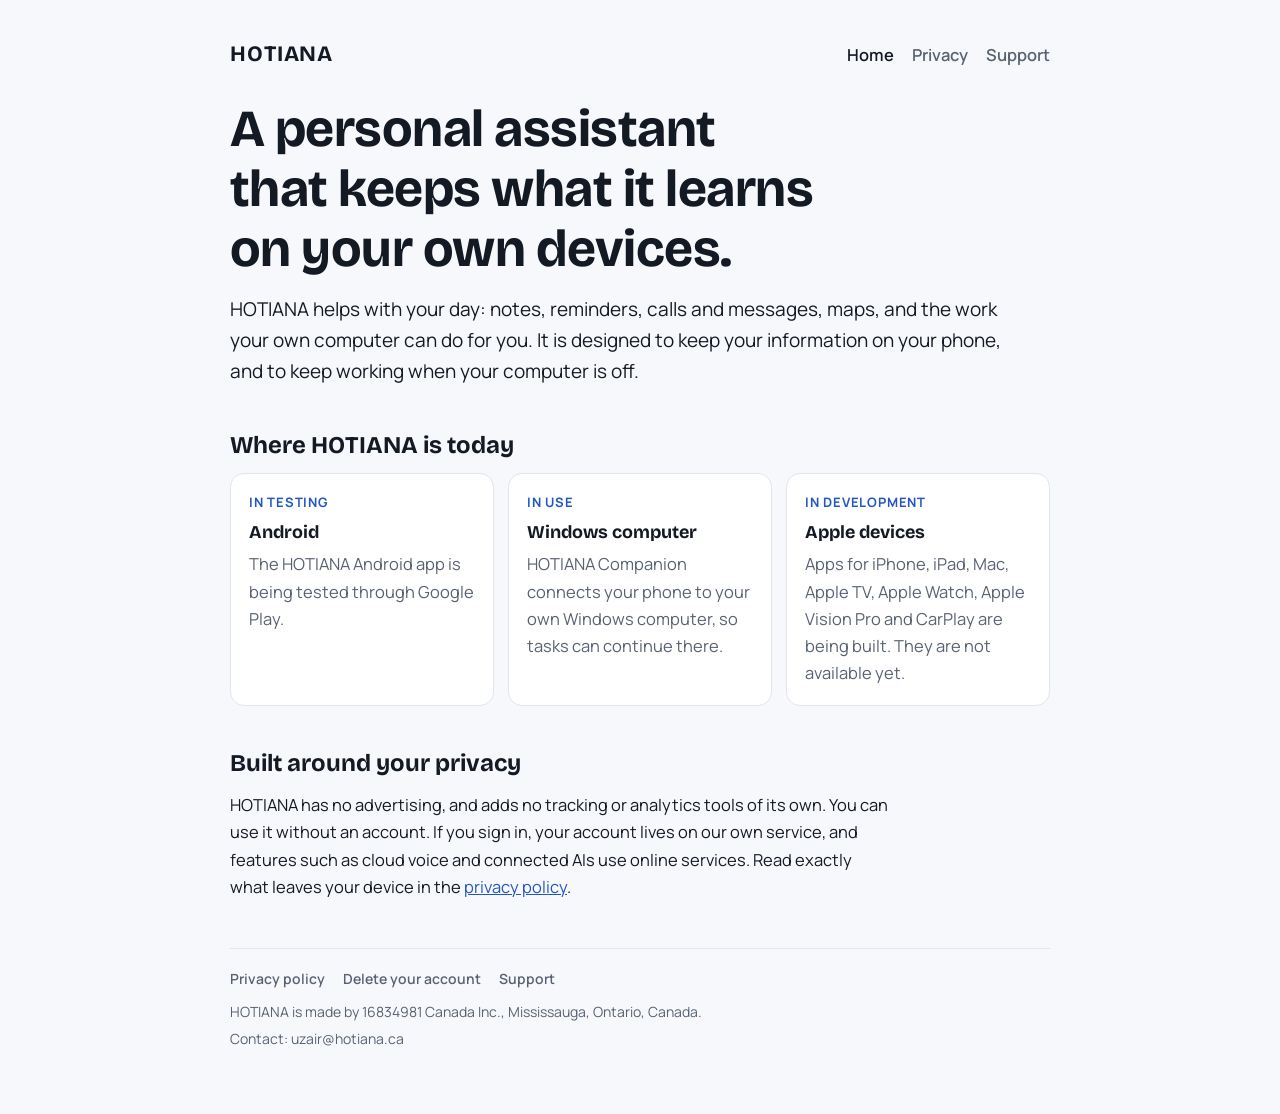
<file: index.html>
<!doctype html>
<html lang="en">
<head>
<meta charset="utf-8">
<meta name="viewport" content="width=device-width, initial-scale=1">
<title>HOTIANA</title>
<meta name="description" content="HOTIANA is a personal assistant that keeps what it learns on your own devices, made by 16834981 Canada Inc.">
<link rel="preconnect" href="https://fonts.googleapis.com"><link rel="preconnect" href="https://fonts.gstatic.com" crossorigin>
<link rel="stylesheet" href="https://fonts.googleapis.com/css2?family=Bricolage+Grotesque:opsz,wght@12..96,700&family=Manrope:wght@400;600;700&display=swap">
<link rel="stylesheet" href="/style.css">
</head>
<body>
<div class="wrap">
  <nav><a class="brand" href="/">HOTIANA</a><div class="links"><a href="/" aria-current="page">Home</a><a href="/privacy/">Privacy</a><a href="/support/">Support</a></div></nav>
  <main>
    <section>
      <h1>A personal assistant that keeps what it learns on your own devices.</h1>
      <p class="lede">HOTIANA helps with your day: notes, reminders, calls and messages, maps, and the work your own computer can do for you. It is designed to keep your information on your phone, and to keep working when your computer is off.</p>
    </section>
    <section>
      <h2>Where HOTIANA is today</h2>
      <div class="grid">
        <div class="card"><span class="status">In testing</span><h3>Android</h3><p class="muted">The HOTIANA Android app is being tested through Google Play.</p></div>
        <div class="card"><span class="status">In use</span><h3>Windows computer</h3><p class="muted">HOTIANA Companion connects your phone to your own Windows computer, so tasks can continue there.</p></div>
        <div class="card"><span class="status">In development</span><h3>Apple devices</h3><p class="muted">Apps for iPhone, iPad, Mac, Apple TV, Apple Watch, Apple Vision Pro and CarPlay are being built. They are not available yet.</p></div>
      </div>
    </section>
    <section>
      <h2>Built around your privacy</h2>
      <p>HOTIANA has no advertising, and adds no tracking or analytics tools of its own. You can use it without an account. If you sign in, your account lives on our own service, and features such as cloud voice and connected AIs use online services. Read exactly what leaves your device in the <a href="/privacy/">privacy policy</a>.</p>
    </section>
  </main>
  <footer>
    <div class="footer-links"><a href="/privacy/">Privacy policy</a><a href="/delete-account/">Delete your account</a><a href="/support/">Support</a></div>
    <span>HOTIANA is made by 16834981 Canada Inc., Mississauga, Ontario, Canada.</span>
    <span>Contact: uzair@hotiana.ca</span>
  </footer>
</div>
</body>
</html>
</file>
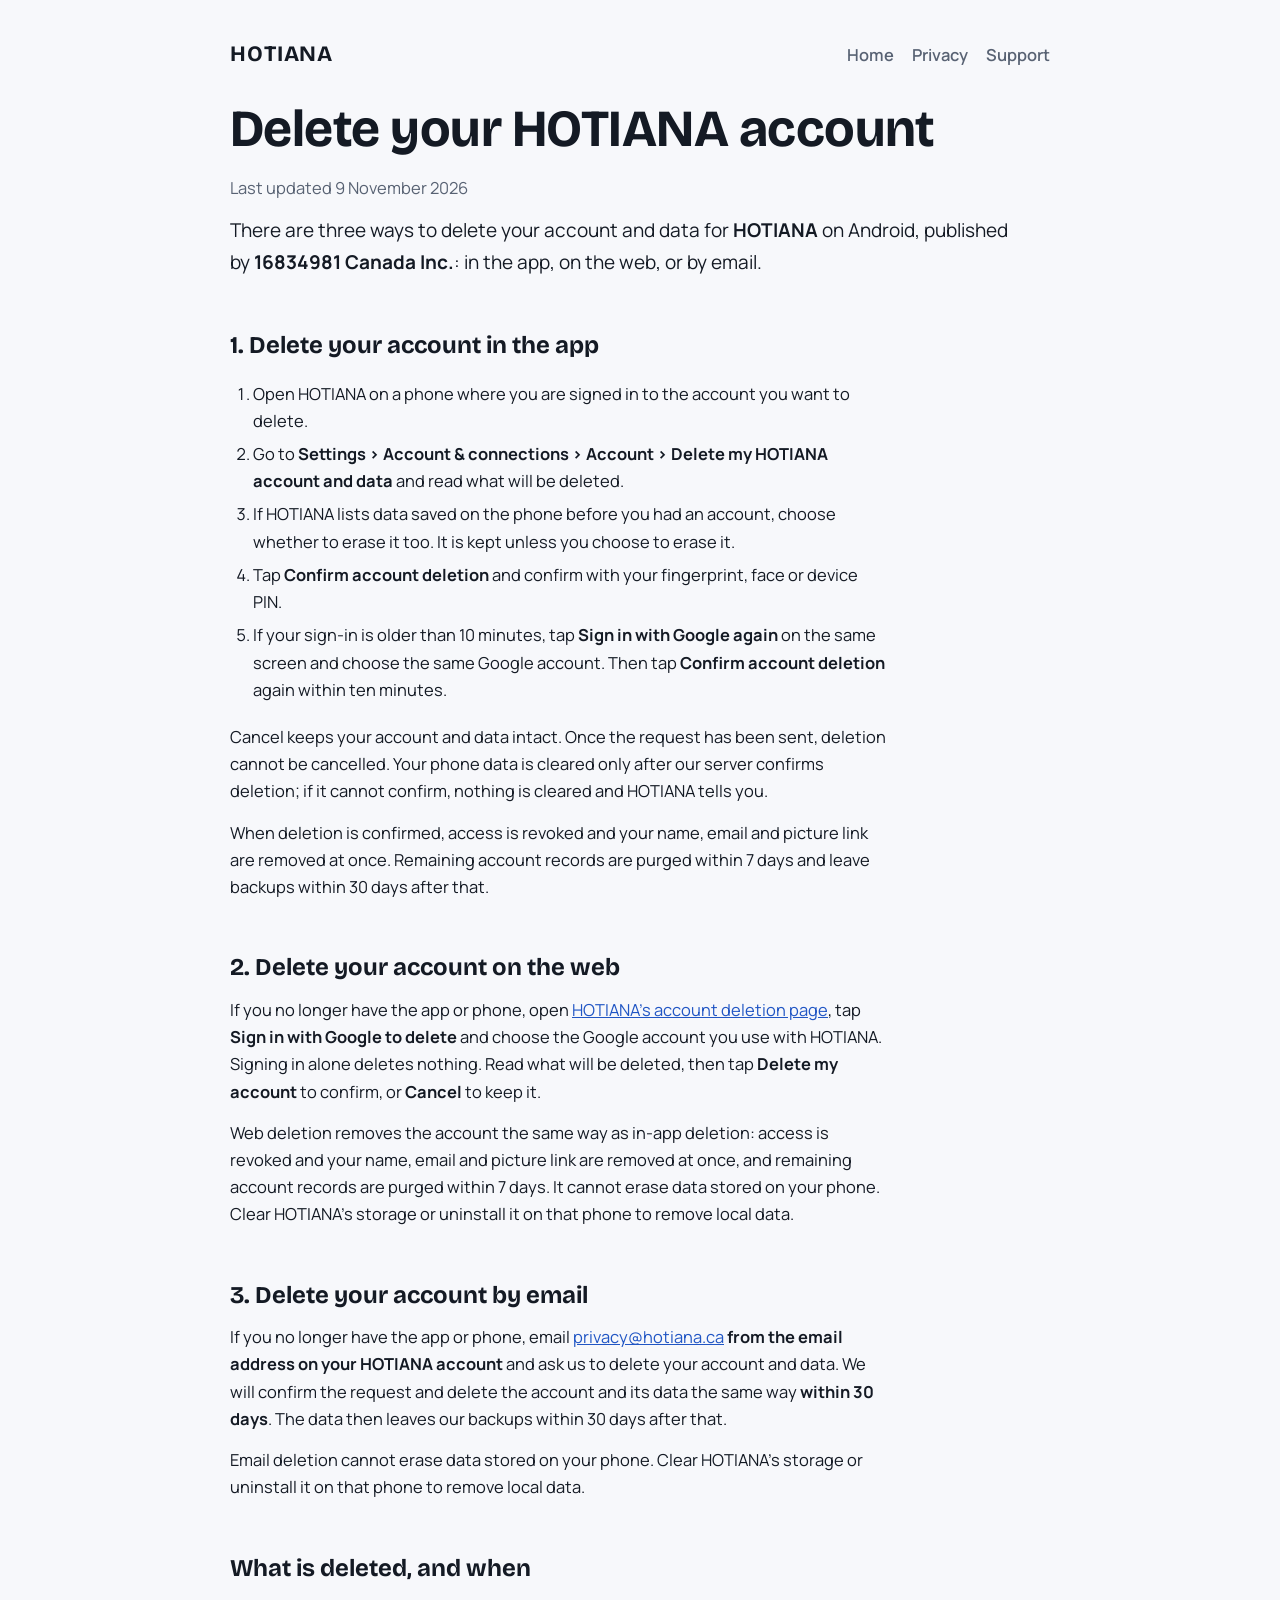
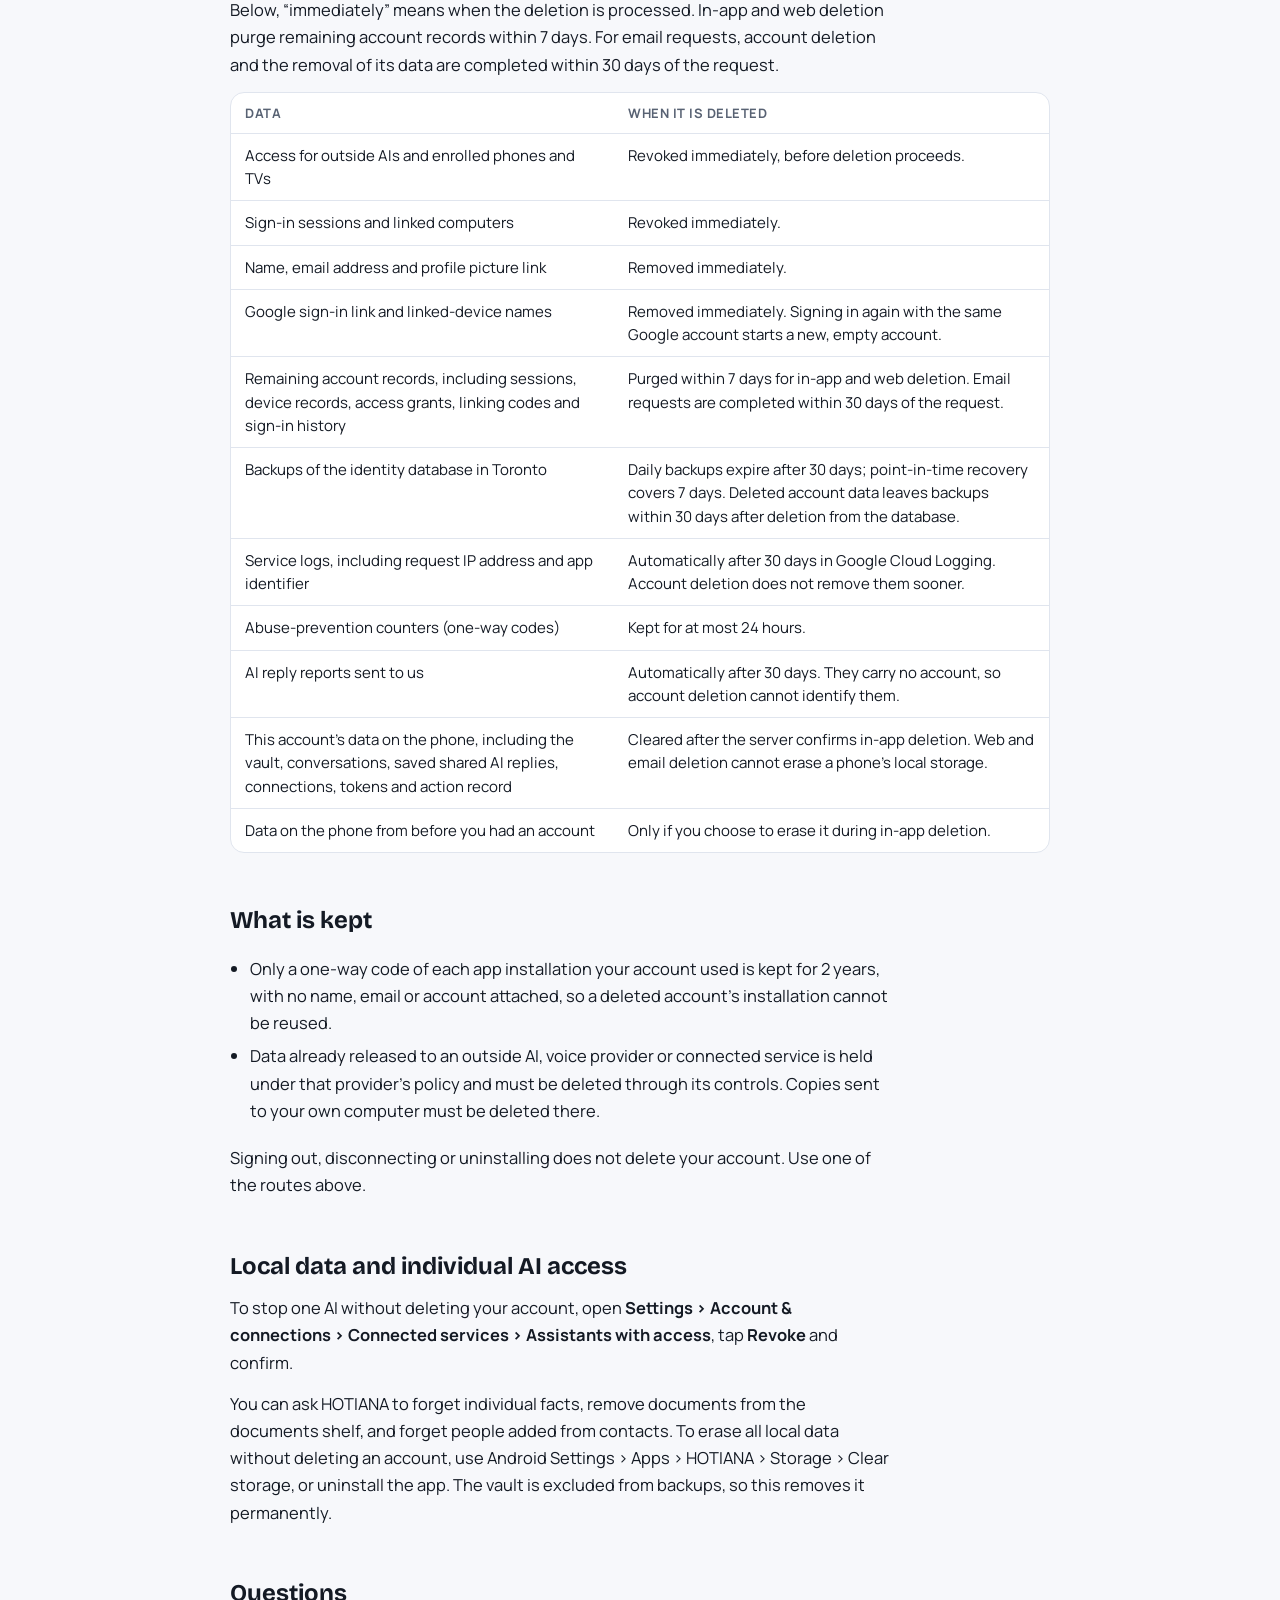
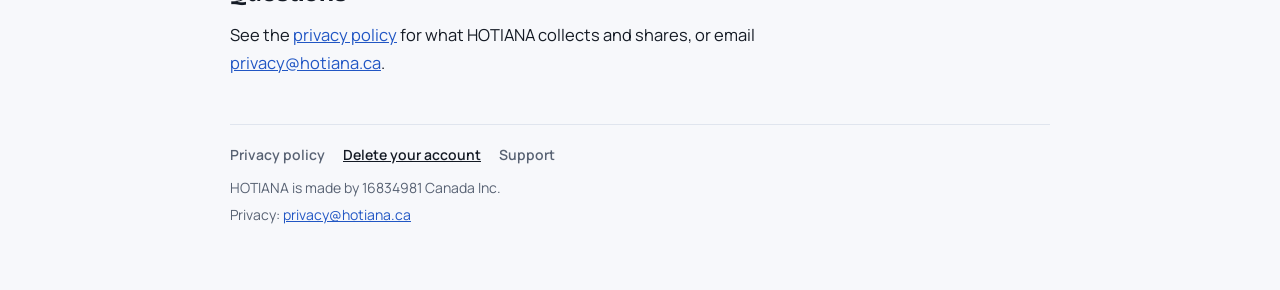
<file: delete-account/index.html>
<!doctype html>
<html lang="en">
<head>
<meta charset="utf-8">
<meta name="viewport" content="width=device-width, initial-scale=1">
<title>Delete HOTIANA Account</title>
<meta name="description" content="How to delete your HOTIANA account and data, in the app or by email, and what is deleted and when.">
<link rel="preconnect" href="https://fonts.googleapis.com"><link rel="preconnect" href="https://fonts.gstatic.com" crossorigin>
<link rel="stylesheet" href="https://fonts.googleapis.com/css2?family=Bricolage+Grotesque:opsz,wght@12..96,700&family=Manrope:wght@400;600;700&display=swap">
<link rel="stylesheet" href="/style.css">
</head>
<body>
<div class="wrap">
  <nav><a class="brand" href="/">HOTIANA</a><div class="links"><a href="/">Home</a><a href="/privacy/">Privacy</a><a href="/support/">Support</a></div></nav>
  <main class="policy">
    <section>
      <h1>Delete your HOTIANA account</h1>
      <p class="muted">Last updated 9 November 2026</p>
      <p class="lede">There are three ways to delete your account and data for <strong>HOTIANA</strong> on Android, published by <strong>16834981 Canada Inc.</strong>: in the app, on the web, or by email.</p>
    </section>

    <section>
      <h2>1. Delete your account in the app</h2>
      <ol>
        <li>Open HOTIANA on a phone where you are signed in to the account you want to delete.</li>
        <li>Go to <strong>Settings &rsaquo; Account &amp; connections &rsaquo; Account &rsaquo; Delete my HOTIANA account and data</strong> and read what will be deleted.</li>
        <li>If HOTIANA lists data saved on the phone before you had an account, choose whether to erase it too. It is kept unless you choose to erase it.</li>
        <li>Tap <strong>Confirm account deletion</strong> and confirm with your fingerprint, face or device PIN.</li>
        <li>If your sign-in is older than 10 minutes, tap <strong>Sign in with Google again</strong> on the same screen and choose the same Google account. Then tap <strong>Confirm account deletion</strong> again within ten minutes.</li>
      </ol>
      <p>Cancel keeps your account and data intact. Once the request has been sent, deletion cannot be cancelled. Your phone data is cleared only after our server confirms deletion; if it cannot confirm, nothing is cleared and HOTIANA tells you.</p>
      <p>When deletion is confirmed, access is revoked and your name, email and picture link are removed at once. Remaining account records are purged within 7 days and leave backups within 30 days after that.</p>
    </section>

    <section>
      <h2>2. Delete your account on the web</h2>
      <p>If you no longer have the app or phone, open <a href="https://hotiana-identity-166068262140.northamerica-northeast2.run.app/account/delete">HOTIANA's account deletion page</a>, tap <strong>Sign in with Google to delete</strong> and choose the Google account you use with HOTIANA. Signing in alone deletes nothing. Read what will be deleted, then tap <strong>Delete my account</strong> to confirm, or <strong>Cancel</strong> to keep it.</p>
      <p>Web deletion removes the account the same way as in-app deletion: access is revoked and your name, email and picture link are removed at once, and remaining account records are purged within 7 days. It cannot erase data stored on your phone. Clear HOTIANA's storage or uninstall it on that phone to remove local data.</p>
    </section>

    <section>
      <h2>3. Delete your account by email</h2>
      <p>If you no longer have the app or phone, email <a href="mailto:privacy@hotiana.ca">privacy@hotiana.ca</a> <strong>from the email address on your HOTIANA account</strong> and ask us to delete your account and data. We will confirm the request and delete the account and its data the same way <strong>within 30 days</strong>. The data then leaves our backups within 30 days after that.</p>
      <p>Email deletion cannot erase data stored on your phone. Clear HOTIANA's storage or uninstall it on that phone to remove local data.</p>
    </section>

    <section>
      <h2>What is deleted, and when</h2>
      <p>Below, &ldquo;immediately&rdquo; means when the deletion is processed. In-app and web deletion purge remaining account records within 7 days. For email requests, account deletion and the removal of its data are completed within 30 days of the request.</p>
      <div class="table-wrap"><table>
        <thead><tr><th>Data</th><th>When it is deleted</th></tr></thead>
        <tbody>
          <tr><td data-label="Data">Access for outside AIs and enrolled phones and TVs</td><td data-label="When it is deleted">Revoked immediately, before deletion proceeds.</td></tr>
          <tr><td data-label="Data">Sign-in sessions and linked computers</td><td data-label="When it is deleted">Revoked immediately.</td></tr>
          <tr><td data-label="Data">Name, email address and profile picture link</td><td data-label="When it is deleted">Removed immediately.</td></tr>
          <tr><td data-label="Data">Google sign-in link and linked-device names</td><td data-label="When it is deleted">Removed immediately. Signing in again with the same Google account starts a new, empty account.</td></tr>
          <tr><td data-label="Data">Remaining account records, including sessions, device records, access grants, linking codes and sign-in history</td><td data-label="When it is deleted">Purged within 7 days for in-app and web deletion. Email requests are completed within 30 days of the request.</td></tr>
          <tr><td data-label="Data">Backups of the identity database in Toronto</td><td data-label="When it is deleted">Daily backups expire after 30 days; point-in-time recovery covers 7 days. Deleted account data leaves backups within 30 days after deletion from the database.</td></tr>
          <tr><td data-label="Data">Service logs, including request IP address and app identifier</td><td data-label="When it is deleted">Automatically after 30 days in Google Cloud Logging. Account deletion does not remove them sooner.</td></tr>
          <tr><td data-label="Data">Abuse-prevention counters (one-way codes)</td><td data-label="When it is deleted">Kept for at most 24 hours.</td></tr>
          <tr><td data-label="Data">AI reply reports sent to us</td><td data-label="When it is deleted">Automatically after 30 days. They carry no account, so account deletion cannot identify them.</td></tr>
          <tr><td data-label="Data">This account's data on the phone, including the vault, conversations, saved shared AI replies, connections, tokens and action record</td><td data-label="When it is deleted">Cleared after the server confirms in-app deletion. Web and email deletion cannot erase a phone's local storage.</td></tr>
          <tr><td data-label="Data">Data on the phone from before you had an account</td><td data-label="When it is deleted">Only if you choose to erase it during in-app deletion.</td></tr>
        </tbody>
      </table></div>
    </section>

    <section>
      <h2>What is kept</h2>
      <ul>
        <li>Only a one-way code of each app installation your account used is kept for 2 years, with no name, email or account attached, so a deleted account's installation cannot be reused.</li>
        <li>Data already released to an outside AI, voice provider or connected service is held under that provider's policy and must be deleted through its controls. Copies sent to your own computer must be deleted there.</li>
      </ul>
      <p>Signing out, disconnecting or uninstalling does not delete your account. Use one of the routes above.</p>
    </section>

    <section>
      <h2>Local data and individual AI access</h2>
      <p>To stop one AI without deleting your account, open <strong>Settings &rsaquo; Account &amp; connections &rsaquo; Connected services &rsaquo; Assistants with access</strong>, tap <strong>Revoke</strong> and confirm.</p>
      <p>You can ask HOTIANA to forget individual facts, remove documents from the documents shelf, and forget people added from contacts. To erase all local data without deleting an account, use Android Settings &rsaquo; Apps &rsaquo; HOTIANA &rsaquo; Storage &rsaquo; Clear storage, or uninstall the app. The vault is excluded from backups, so this removes it permanently.</p>
    </section>

    <section>
      <h2>Questions</h2>
      <p>See the <a href="/privacy/">privacy policy</a> for what HOTIANA collects and shares, or email <a href="mailto:privacy@hotiana.ca">privacy@hotiana.ca</a>.</p>
    </section>
  </main>
  <footer>
    <div class="footer-links"><a href="/privacy/">Privacy policy</a><a href="/delete-account/" aria-current="page">Delete your account</a><a href="/support/">Support</a></div>
    <span>HOTIANA is made by 16834981 Canada Inc.</span>
    <span>Privacy: <a href="mailto:privacy@hotiana.ca">privacy@hotiana.ca</a></span>
  </footer>
</div>
</body>
</html>
</file>
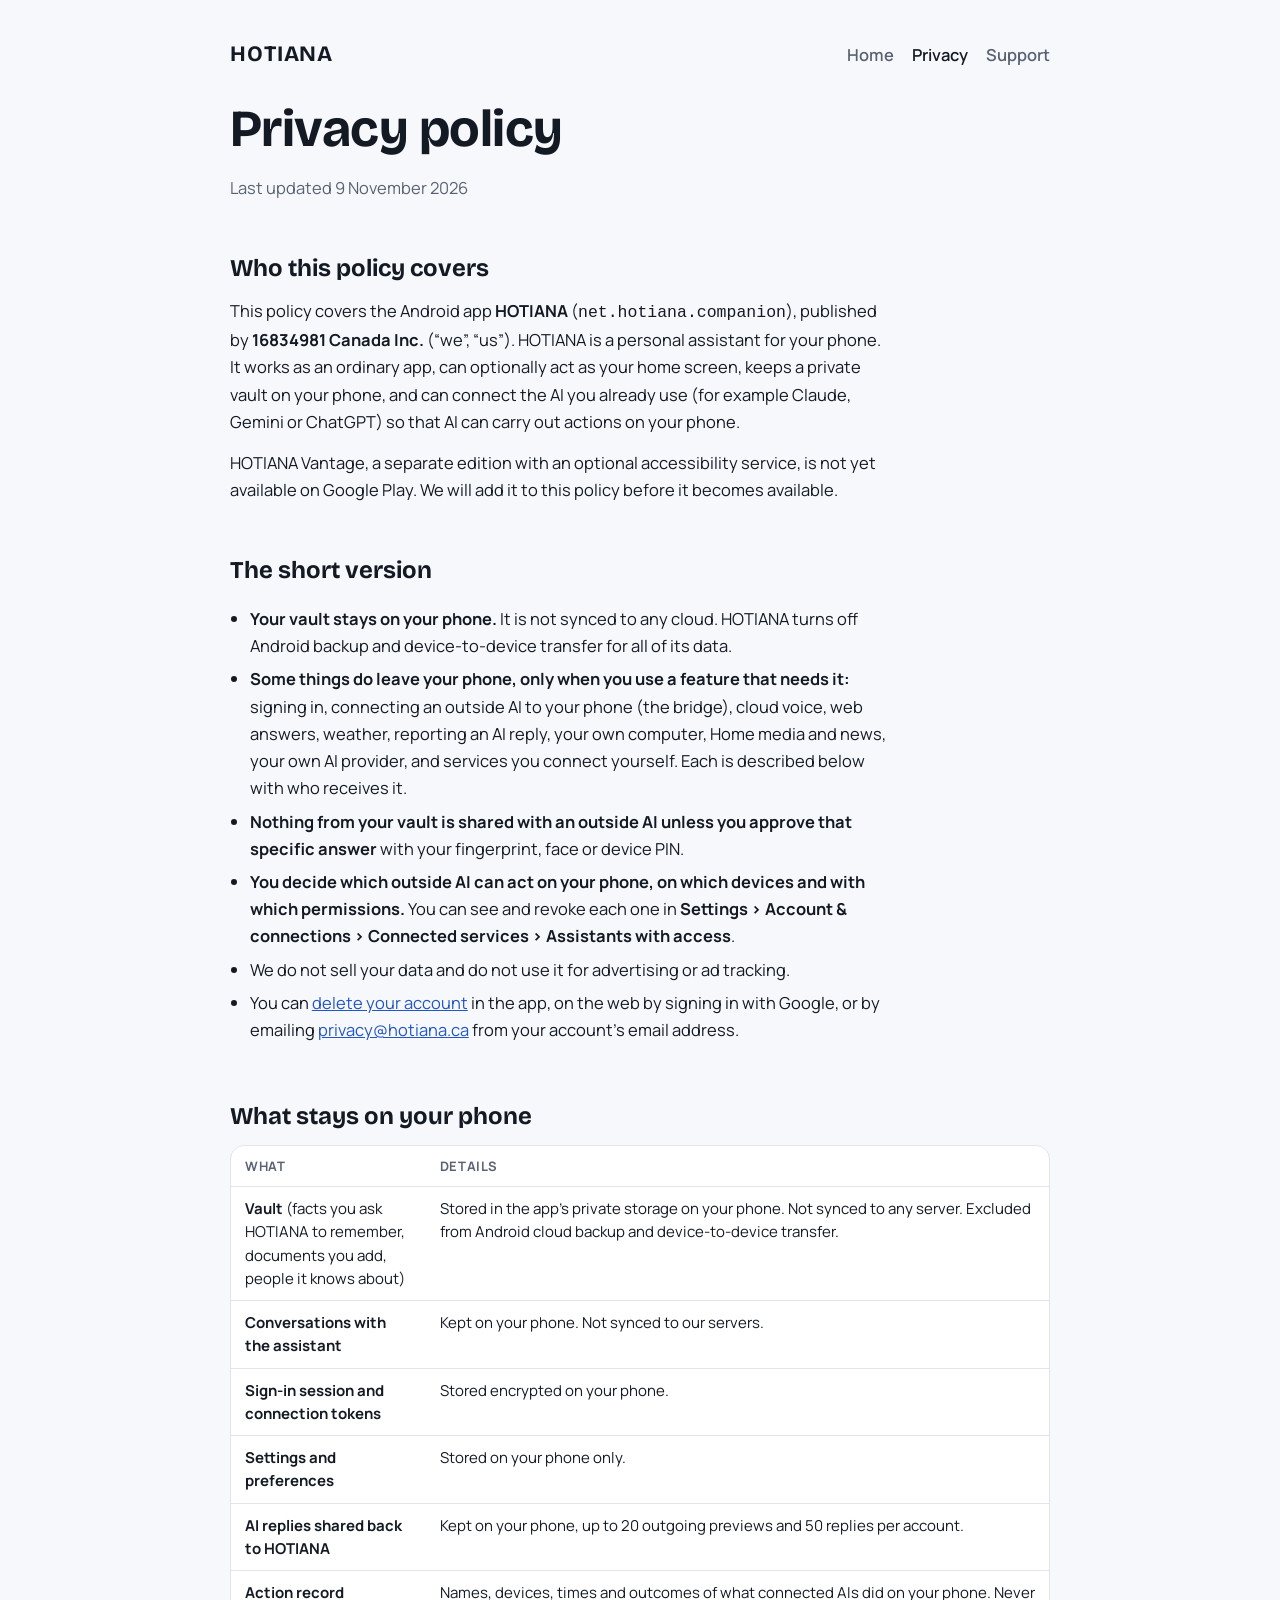
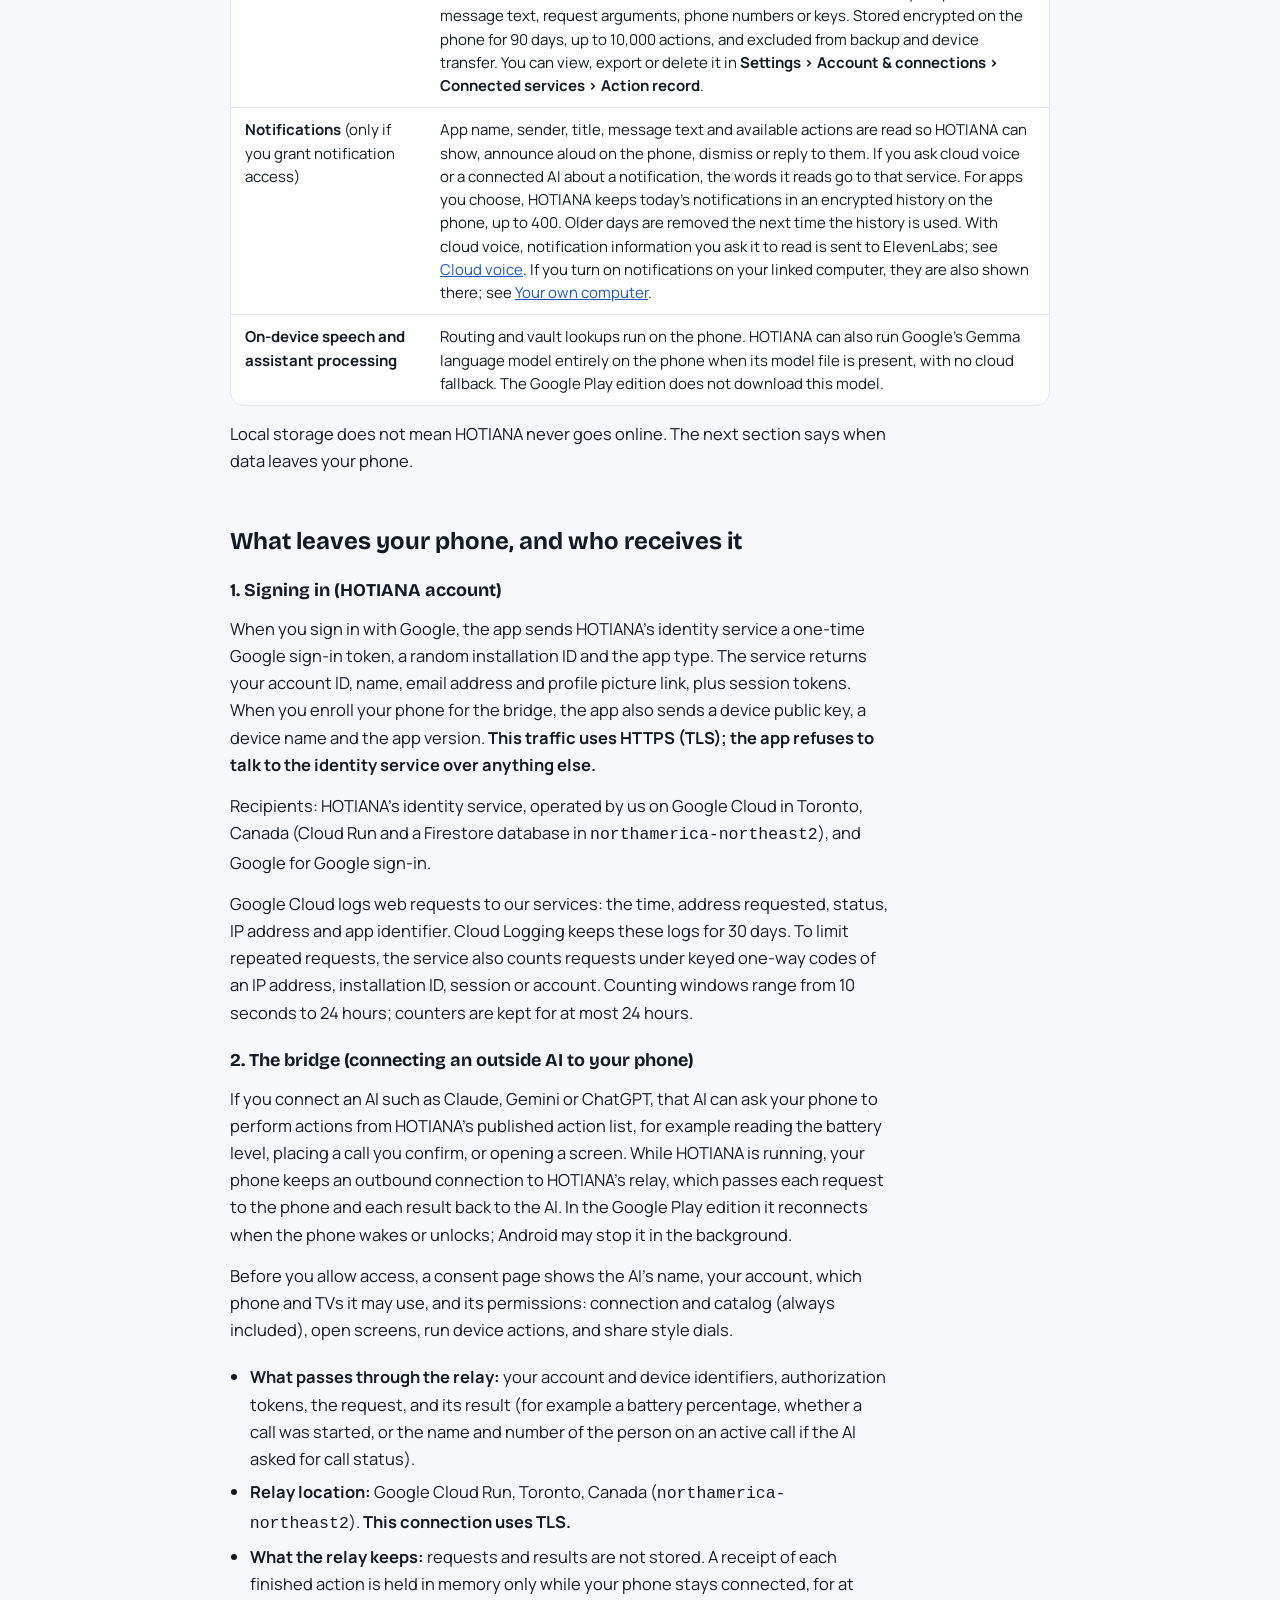
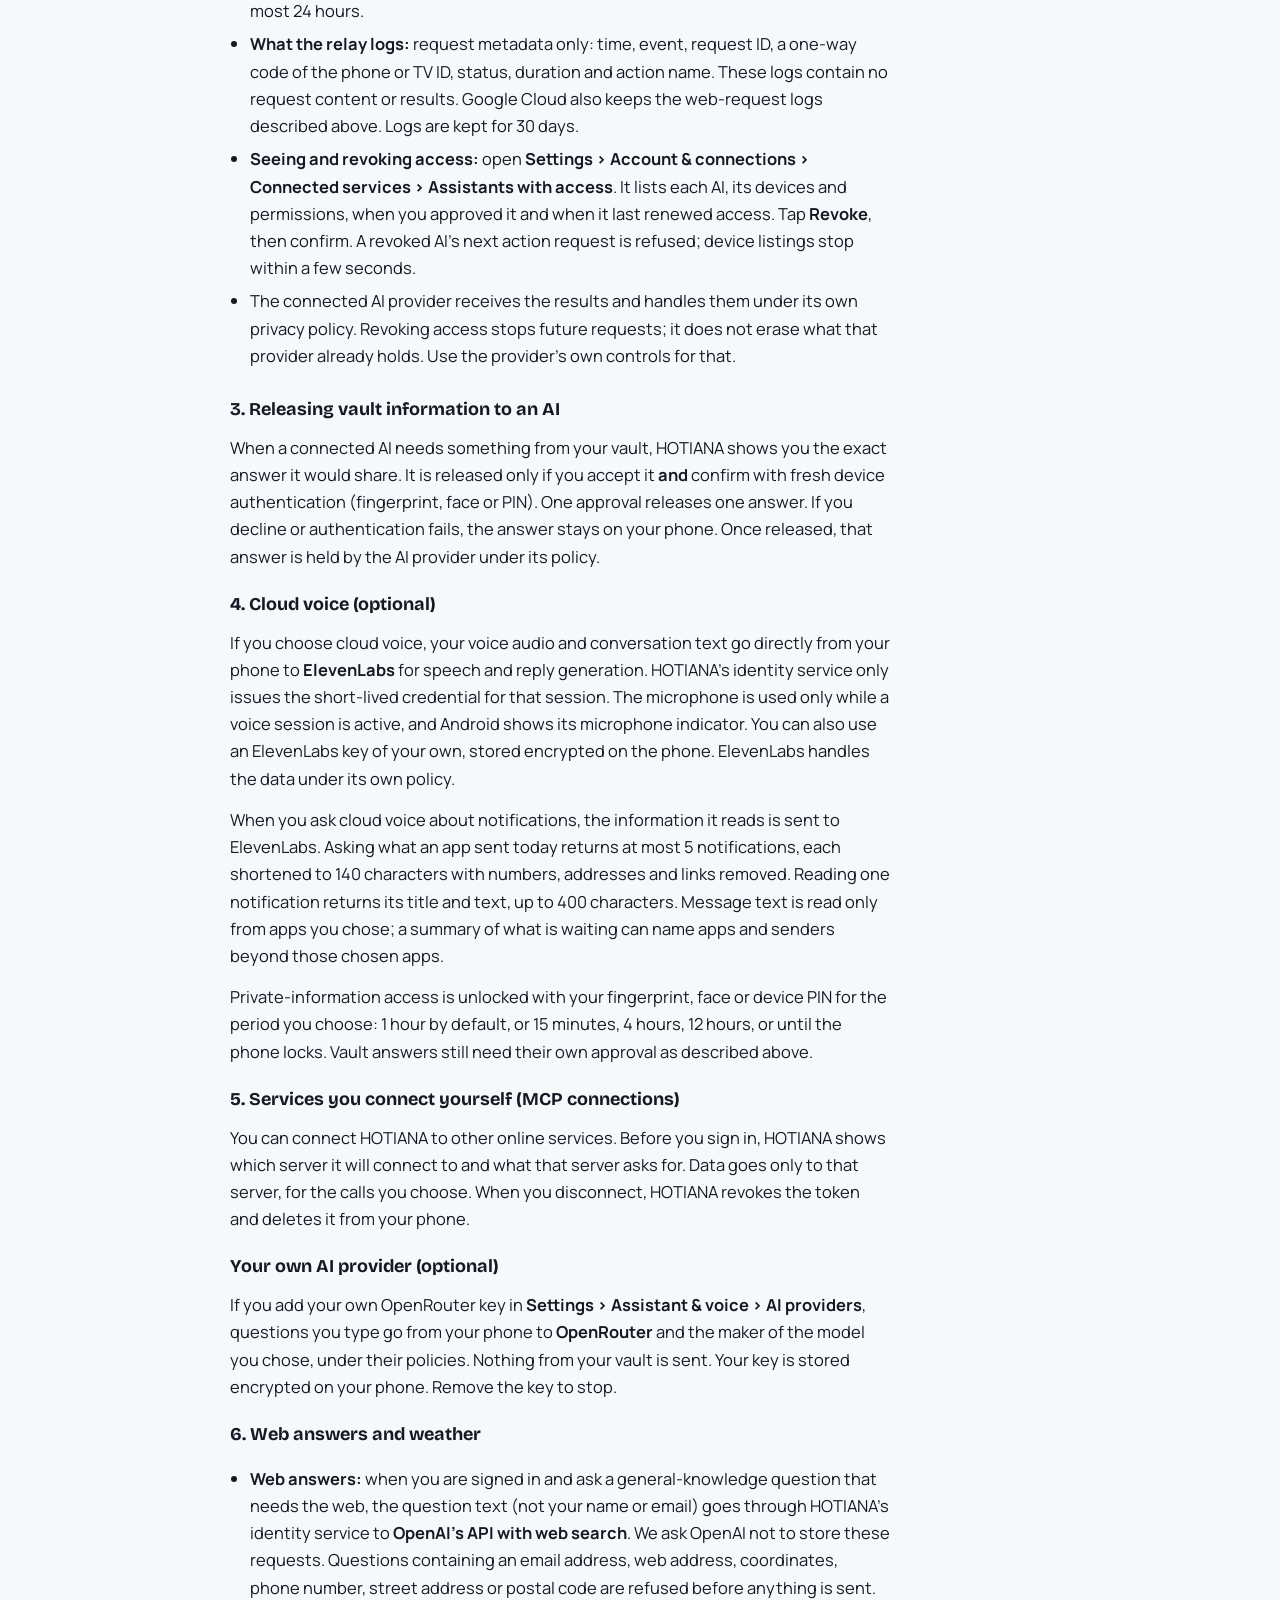
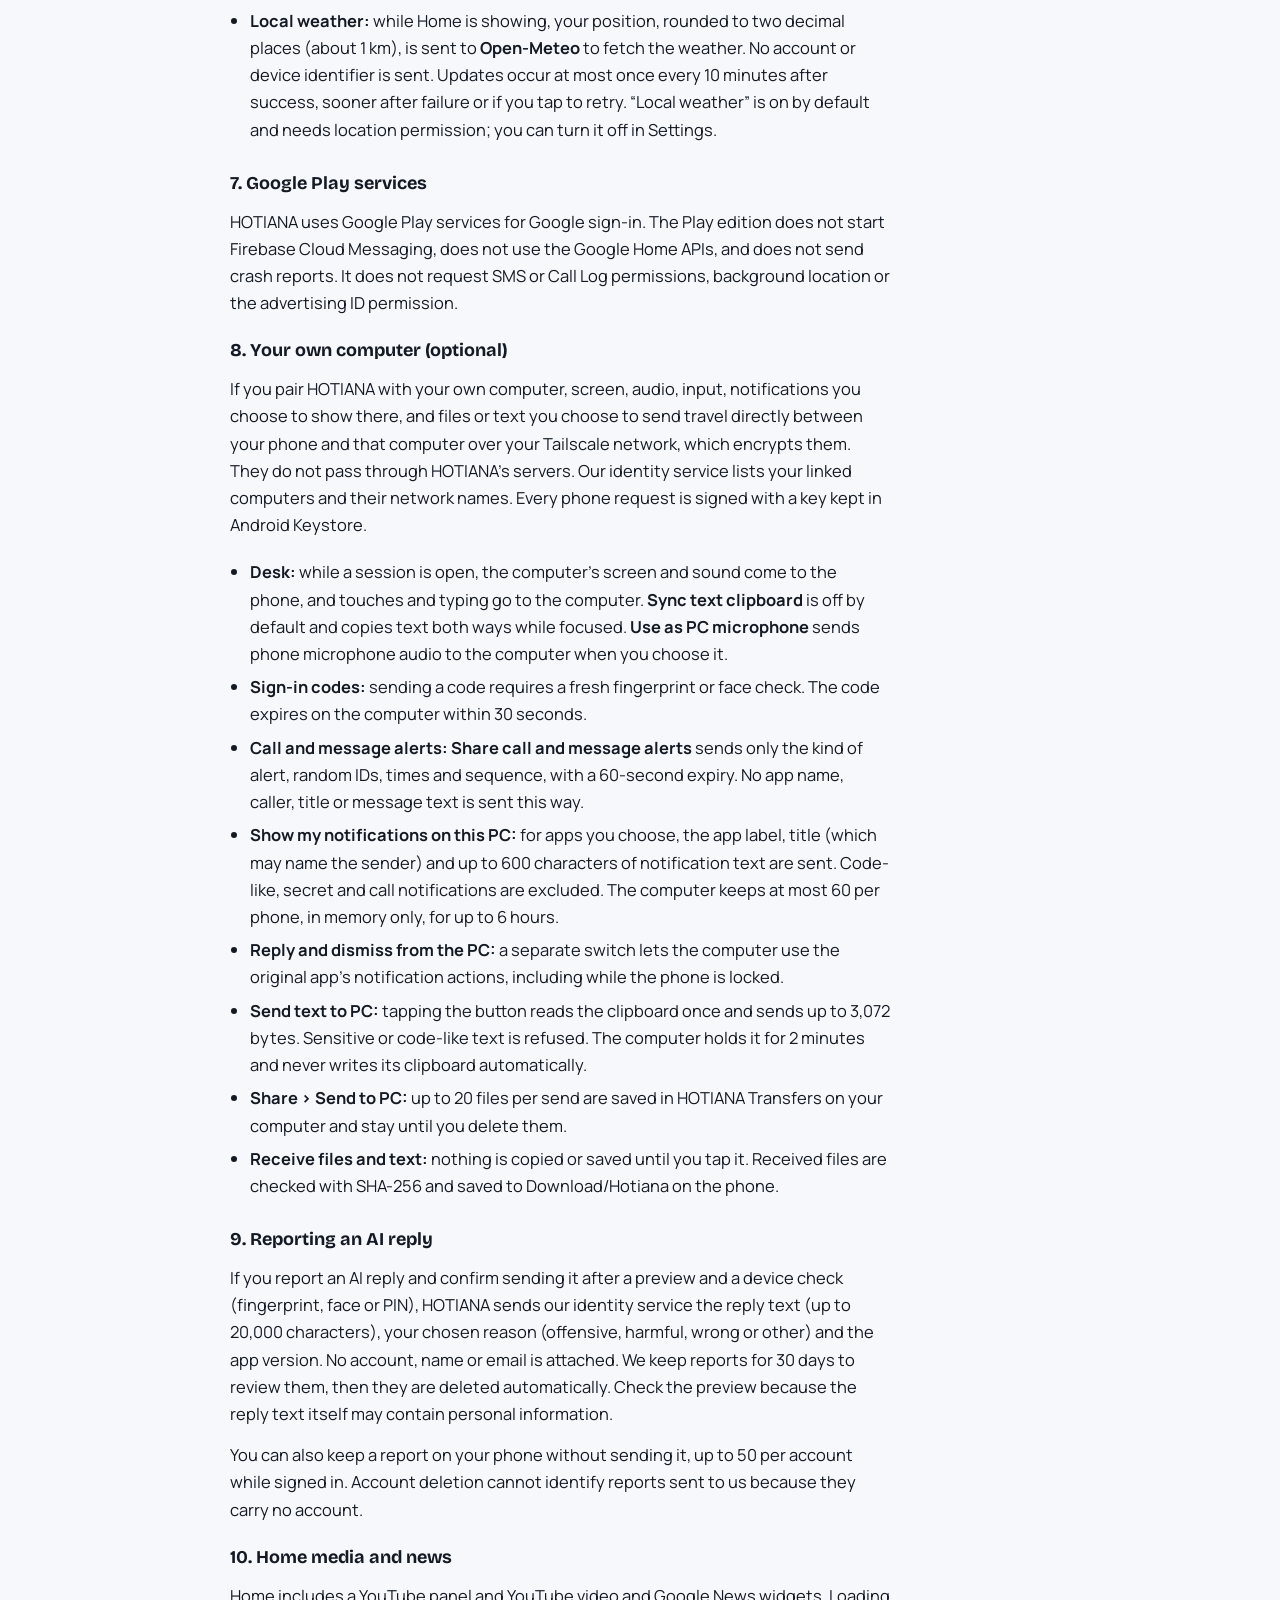
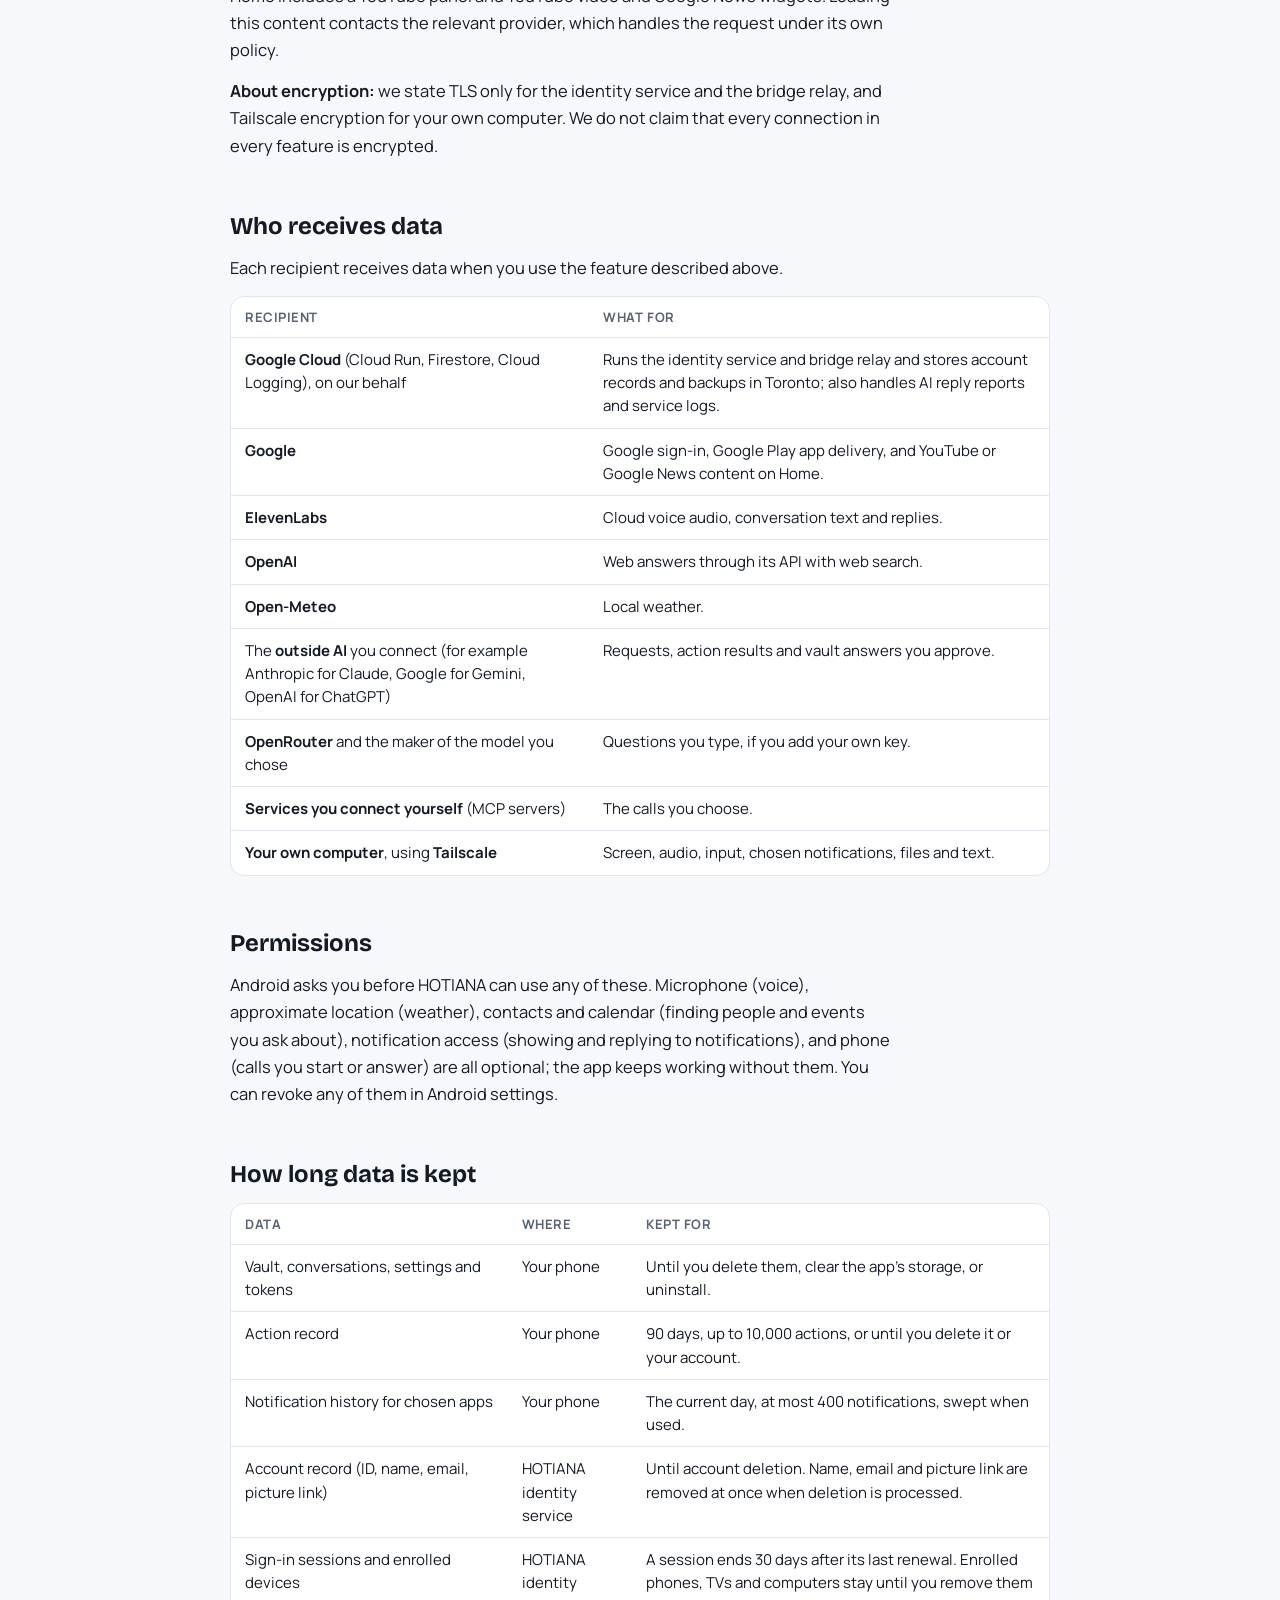
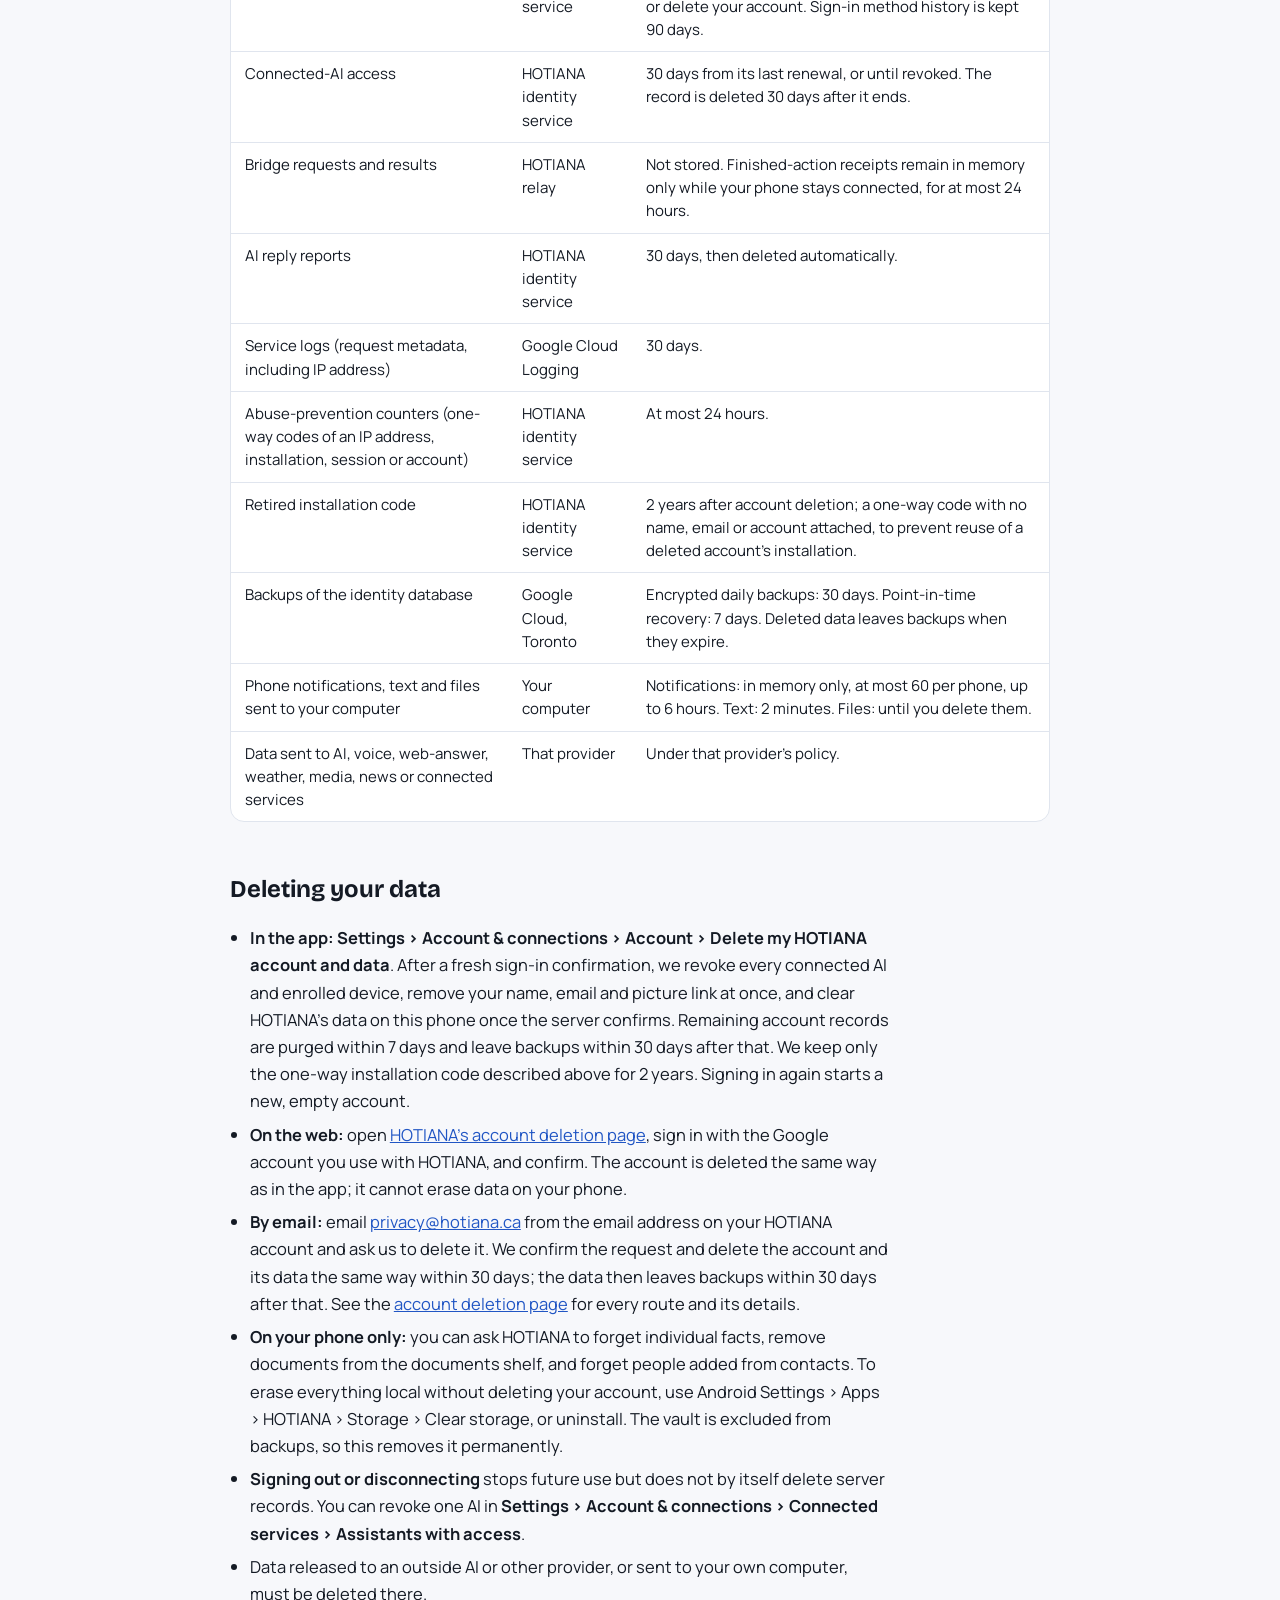
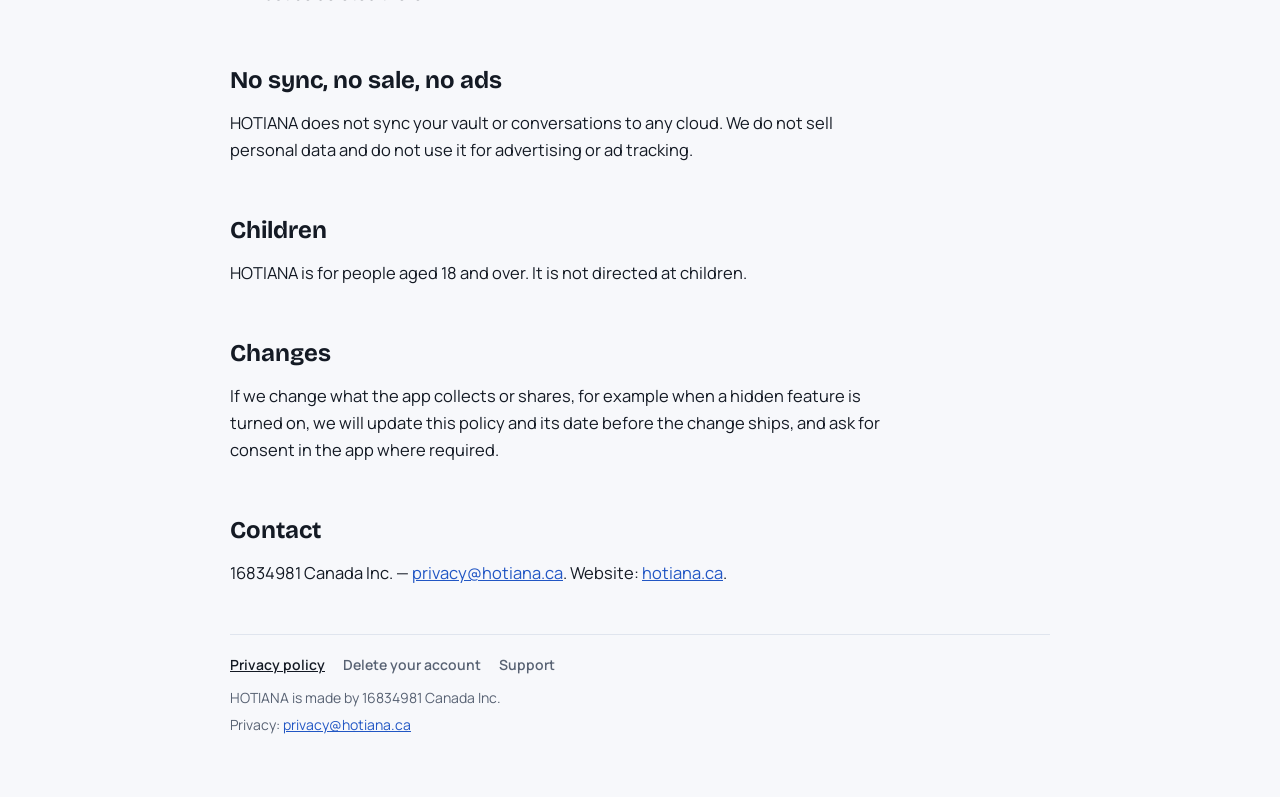
<file: privacy/index.html>
<!doctype html>
<html lang="en">
<head>
<meta charset="utf-8">
<meta name="viewport" content="width=device-width, initial-scale=1">
<title>HOTIANA Privacy</title>
<meta name="description" content="What HOTIANA keeps on your phone, what leaves it, who receives it, how long it is kept and how to delete it.">
<link rel="preconnect" href="https://fonts.googleapis.com"><link rel="preconnect" href="https://fonts.gstatic.com" crossorigin>
<link rel="stylesheet" href="https://fonts.googleapis.com/css2?family=Bricolage+Grotesque:opsz,wght@12..96,700&family=Manrope:wght@400;600;700&display=swap">
<link rel="stylesheet" href="/style.css">
</head>
<body>
<div class="wrap">
  <nav><a class="brand" href="/">HOTIANA</a><div class="links"><a href="/">Home</a><a href="/privacy/" aria-current="page">Privacy</a><a href="/support/">Support</a></div></nav>
  <main class="policy">
    <section>
      <h1>Privacy policy</h1>
      <p class="muted">Last updated 9 November 2026</p>
    </section>

    <section>
      <h2>Who this policy covers</h2>
      <p>This policy covers the Android app <strong>HOTIANA</strong> (<code>net.hotiana.companion</code>), published by <strong>16834981 Canada Inc.</strong> (&ldquo;we&rdquo;, &ldquo;us&rdquo;). HOTIANA is a personal assistant for your phone. It works as an ordinary app, can optionally act as your home screen, keeps a private vault on your phone, and can connect the AI you already use (for example Claude, Gemini or ChatGPT) so that AI can carry out actions on your phone.</p>
      <p>HOTIANA Vantage, a separate edition with an optional accessibility service, is not yet available on Google Play. We will add it to this policy before it becomes available.</p>
    </section>

    <section>
      <h2>The short version</h2>
      <ul>
        <li><strong>Your vault stays on your phone.</strong> It is not synced to any cloud. HOTIANA turns off Android backup and device-to-device transfer for all of its data.</li>
        <li><strong>Some things do leave your phone, only when you use a feature that needs it:</strong> signing in, connecting an outside AI to your phone (the bridge), cloud voice, web answers, weather, reporting an AI reply, your own computer, Home media and news, your own AI provider, and services you connect yourself. Each is described below with who receives it.</li>
        <li><strong>Nothing from your vault is shared with an outside AI unless you approve that specific answer</strong> with your fingerprint, face or device PIN.</li>
        <li><strong>You decide which outside AI can act on your phone, on which devices and with which permissions.</strong> You can see and revoke each one in <strong>Settings &rsaquo; Account &amp; connections &rsaquo; Connected services &rsaquo; Assistants with access</strong>.</li>
        <li>We do not sell your data and do not use it for advertising or ad tracking.</li>
        <li>You can <a href="/delete-account/">delete your account</a> in the app, on the web by signing in with Google, or by emailing <a href="mailto:privacy@hotiana.ca">privacy@hotiana.ca</a> from your account's email address.</li>
      </ul>
    </section>

    <section>
      <h2>What stays on your phone</h2>
      <div class="table-wrap"><table>
        <thead><tr><th>What</th><th>Details</th></tr></thead>
        <tbody>
          <tr><td data-label="What"><strong>Vault</strong> (facts you ask HOTIANA to remember, documents you add, people it knows about)</td><td data-label="Details">Stored in the app's private storage on your phone. Not synced to any server. Excluded from Android cloud backup and device-to-device transfer.</td></tr>
          <tr><td data-label="What"><strong>Conversations with the assistant</strong></td><td data-label="Details">Kept on your phone. Not synced to our servers.</td></tr>
          <tr><td data-label="What"><strong>Sign-in session and connection tokens</strong></td><td data-label="Details">Stored encrypted on your phone.</td></tr>
          <tr><td data-label="What"><strong>Settings and preferences</strong></td><td data-label="Details">Stored on your phone only.</td></tr>
          <tr><td data-label="What"><strong>AI replies shared back to HOTIANA</strong></td><td data-label="Details">Kept on your phone, up to 20 outgoing previews and 50 replies per account.</td></tr>
          <tr><td data-label="What"><strong>Action record</strong></td><td data-label="Details">Names, devices, times and outcomes of what connected AIs did on your phone. Never message text, request arguments, phone numbers or keys. Stored encrypted on the phone for 90 days, up to 10,000 actions, and excluded from backup and device transfer. You can view, export or delete it in <strong>Settings &rsaquo; Account &amp; connections &rsaquo; Connected services &rsaquo; Action record</strong>.</td></tr>
          <tr><td data-label="What"><strong>Notifications</strong> (only if you grant notification access)</td><td data-label="Details">App name, sender, title, message text and available actions are read so HOTIANA can show, announce aloud on the phone, dismiss or reply to them. If you ask cloud voice or a connected AI about a notification, the words it reads go to that service. For apps you choose, HOTIANA keeps today's notifications in an encrypted history on the phone, up to 400. Older days are removed the next time the history is used. With cloud voice, notification information you ask it to read is sent to ElevenLabs; see <a href="#cloud-voice">Cloud voice</a>. If you turn on notifications on your linked computer, they are also shown there; see <a href="#computer">Your own computer</a>.</td></tr>
          <tr><td data-label="What"><strong>On-device speech and assistant processing</strong></td><td data-label="Details">Routing and vault lookups run on the phone. HOTIANA can also run Google's Gemma language model entirely on the phone when its model file is present, with no cloud fallback. The Google Play edition does not download this model.</td></tr>
        </tbody>
      </table></div>
      <p>Local storage does not mean HOTIANA never goes online. The next section says when data leaves your phone.</p>
    </section>

    <section>
      <h2>What leaves your phone, and who receives it</h2>

      <h3>1. Signing in (HOTIANA account)</h3>
      <p>When you sign in with Google, the app sends HOTIANA's identity service a one-time Google sign-in token, a random installation ID and the app type. The service returns your account ID, name, email address and profile picture link, plus session tokens. When you enroll your phone for the bridge, the app also sends a device public key, a device name and the app version. <strong>This traffic uses HTTPS (TLS); the app refuses to talk to the identity service over anything else.</strong></p>
      <p>Recipients: HOTIANA's identity service, operated by us on Google Cloud in Toronto, Canada (Cloud Run and a Firestore database in <code>northamerica-northeast2</code>), and Google for Google sign-in.</p>
      <p>Google Cloud logs web requests to our services: the time, address requested, status, IP address and app identifier. Cloud Logging keeps these logs for 30 days. To limit repeated requests, the service also counts requests under keyed one-way codes of an IP address, installation ID, session or account. Counting windows range from 10 seconds to 24 hours; counters are kept for at most 24 hours.</p>

      <h3 id="assistants">2. The bridge (connecting an outside AI to your phone)</h3>
      <p>If you connect an AI such as Claude, Gemini or ChatGPT, that AI can ask your phone to perform actions from HOTIANA's published action list, for example reading the battery level, placing a call you confirm, or opening a screen. While HOTIANA is running, your phone keeps an outbound connection to HOTIANA's relay, which passes each request to the phone and each result back to the AI. In the Google Play edition it reconnects when the phone wakes or unlocks; Android may stop it in the background.</p>
      <p>Before you allow access, a consent page shows the AI's name, your account, which phone and TVs it may use, and its permissions: connection and catalog (always included), open screens, run device actions, and share style dials.</p>
      <ul>
        <li><strong>What passes through the relay:</strong> your account and device identifiers, authorization tokens, the request, and its result (for example a battery percentage, whether a call was started, or the name and number of the person on an active call if the AI asked for call status).</li>
        <li><strong>Relay location:</strong> Google Cloud Run, Toronto, Canada (<code>northamerica-northeast2</code>). <strong>This connection uses TLS.</strong></li>
        <li><strong>What the relay keeps:</strong> requests and results are not stored. A receipt of each finished action is held in memory only while your phone stays connected, for at most 24 hours.</li>
        <li><strong>What the relay logs:</strong> request metadata only: time, event, request ID, a one-way code of the phone or TV ID, status, duration and action name. These logs contain no request content or results. Google Cloud also keeps the web-request logs described above. Logs are kept for 30 days.</li>
        <li><strong>Seeing and revoking access:</strong> open <strong>Settings &rsaquo; Account &amp; connections &rsaquo; Connected services &rsaquo; Assistants with access</strong>. It lists each AI, its devices and permissions, when you approved it and when it last renewed access. Tap <strong>Revoke</strong>, then confirm. A revoked AI's next action request is refused; device listings stop within a few seconds.</li>
        <li>The connected AI provider receives the results and handles them under its own privacy policy. Revoking access stops future requests; it does not erase what that provider already holds. Use the provider's own controls for that.</li>
      </ul>

      <h3>3. Releasing vault information to an AI</h3>
      <p>When a connected AI needs something from your vault, HOTIANA shows you the exact answer it would share. It is released only if you accept it <strong>and</strong> confirm with fresh device authentication (fingerprint, face or PIN). One approval releases one answer. If you decline or authentication fails, the answer stays on your phone. Once released, that answer is held by the AI provider under its policy.</p>

      <h3 id="cloud-voice">4. Cloud voice (optional)</h3>
      <p>If you choose cloud voice, your voice audio and conversation text go directly from your phone to <strong>ElevenLabs</strong> for speech and reply generation. HOTIANA's identity service only issues the short-lived credential for that session. The microphone is used only while a voice session is active, and Android shows its microphone indicator. You can also use an ElevenLabs key of your own, stored encrypted on the phone. ElevenLabs handles the data under its own policy.</p>
      <p>When you ask cloud voice about notifications, the information it reads is sent to ElevenLabs. Asking what an app sent today returns at most 5 notifications, each shortened to 140 characters with numbers, addresses and links removed. Reading one notification returns its title and text, up to 400 characters. Message text is read only from apps you chose; a summary of what is waiting can name apps and senders beyond those chosen apps.</p>
      <p>Private-information access is unlocked with your fingerprint, face or device PIN for the period you choose: 1 hour by default, or 15 minutes, 4 hours, 12 hours, or until the phone locks. Vault answers still need their own approval as described above.</p>

      <h3>5. Services you connect yourself (MCP connections)</h3>
      <p>You can connect HOTIANA to other online services. Before you sign in, HOTIANA shows which server it will connect to and what that server asks for. Data goes only to that server, for the calls you choose. When you disconnect, HOTIANA revokes the token and deletes it from your phone.</p>

      <h3>Your own AI provider (optional)</h3>
      <p>If you add your own OpenRouter key in <strong>Settings &rsaquo; Assistant &amp; voice &rsaquo; AI providers</strong>, questions you type go from your phone to <strong>OpenRouter</strong> and the maker of the model you chose, under their policies. Nothing from your vault is sent. Your key is stored encrypted on your phone. Remove the key to stop.</p>

      <h3>6. Web answers and weather</h3>
      <ul>
        <li><strong>Web answers:</strong> when you are signed in and ask a general-knowledge question that needs the web, the question text (not your name or email) goes through HOTIANA's identity service to <strong>OpenAI's API with web search</strong>. We ask OpenAI not to store these requests. Questions containing an email address, web address, coordinates, phone number, street address or postal code are refused before anything is sent.</li>
        <li><strong>Local weather:</strong> while Home is showing, your position, rounded to two decimal places (about 1 km), is sent to <strong>Open-Meteo</strong> to fetch the weather. No account or device identifier is sent. Updates occur at most once every 10 minutes after success, sooner after failure or if you tap to retry. &ldquo;Local weather&rdquo; is on by default and needs location permission; you can turn it off in Settings.</li>
      </ul>

      <h3>7. Google Play services</h3>
      <p>HOTIANA uses Google Play services for Google sign-in. The Play edition does not start Firebase Cloud Messaging, does not use the Google Home APIs, and does not send crash reports. It does not request SMS or Call Log permissions, background location or the advertising ID permission.</p>

      <h3 id="computer">8. Your own computer (optional)</h3>
      <p>If you pair HOTIANA with your own computer, screen, audio, input, notifications you choose to show there, and files or text you choose to send travel directly between your phone and that computer over your Tailscale network, which encrypts them. They do not pass through HOTIANA's servers. Our identity service lists your linked computers and their network names. Every phone request is signed with a key kept in Android Keystore.</p>
      <ul>
        <li><strong>Desk:</strong> while a session is open, the computer's screen and sound come to the phone, and touches and typing go to the computer. <strong>Sync text clipboard</strong> is off by default and copies text both ways while focused. <strong>Use as PC microphone</strong> sends phone microphone audio to the computer when you choose it.</li>
        <li><strong>Sign-in codes:</strong> sending a code requires a fresh fingerprint or face check. The code expires on the computer within 30 seconds.</li>
        <li><strong>Call and message alerts:</strong> <strong>Share call and message alerts</strong> sends only the kind of alert, random IDs, times and sequence, with a 60-second expiry. No app name, caller, title or message text is sent this way.</li>
        <li><strong>Show my notifications on this PC:</strong> for apps you choose, the app label, title (which may name the sender) and up to 600 characters of notification text are sent. Code-like, secret and call notifications are excluded. The computer keeps at most 60 per phone, in memory only, for up to 6 hours.</li>
        <li><strong>Reply and dismiss from the PC:</strong> a separate switch lets the computer use the original app's notification actions, including while the phone is locked.</li>
        <li><strong>Send text to PC:</strong> tapping the button reads the clipboard once and sends up to 3,072 bytes. Sensitive or code-like text is refused. The computer holds it for 2 minutes and never writes its clipboard automatically.</li>
        <li><strong>Share &rsaquo; Send to PC:</strong> up to 20 files per send are saved in HOTIANA Transfers on your computer and stay until you delete them.</li>
        <li><strong>Receive files and text:</strong> nothing is copied or saved until you tap it. Received files are checked with SHA-256 and saved to Download/Hotiana on the phone.</li>
      </ul>

      <h3>9. Reporting an AI reply</h3>
      <p>If you report an AI reply and confirm sending it after a preview and a device check (fingerprint, face or PIN), HOTIANA sends our identity service the reply text (up to 20,000 characters), your chosen reason (offensive, harmful, wrong or other) and the app version. No account, name or email is attached. We keep reports for 30 days to review them, then they are deleted automatically. Check the preview because the reply text itself may contain personal information.</p>
      <p>You can also keep a report on your phone without sending it, up to 50 per account while signed in. Account deletion cannot identify reports sent to us because they carry no account.</p>

      <h3>10. Home media and news</h3>
      <p>Home includes a YouTube panel and YouTube video and Google News widgets. Loading this content contacts the relevant provider, which handles the request under its own policy.</p>

      <p><strong>About encryption:</strong> we state TLS only for the identity service and the bridge relay, and Tailscale encryption for your own computer. We do not claim that every connection in every feature is encrypted.</p>
    </section>

    <section id="recipients">
      <h2>Who receives data</h2>
      <p>Each recipient receives data when you use the feature described above.</p>
      <div class="table-wrap"><table>
        <thead><tr><th>Recipient</th><th>What for</th></tr></thead>
        <tbody>
          <tr><td data-label="Recipient"><strong>Google Cloud</strong> (Cloud Run, Firestore, Cloud Logging), on our behalf</td><td data-label="What for">Runs the identity service and bridge relay and stores account records and backups in Toronto; also handles AI reply reports and service logs.</td></tr>
          <tr><td data-label="Recipient"><strong>Google</strong></td><td data-label="What for">Google sign-in, Google Play app delivery, and YouTube or Google News content on Home.</td></tr>
          <tr><td data-label="Recipient"><strong>ElevenLabs</strong></td><td data-label="What for">Cloud voice audio, conversation text and replies.</td></tr>
          <tr><td data-label="Recipient"><strong>OpenAI</strong></td><td data-label="What for">Web answers through its API with web search.</td></tr>
          <tr><td data-label="Recipient"><strong>Open-Meteo</strong></td><td data-label="What for">Local weather.</td></tr>
          <tr><td data-label="Recipient">The <strong>outside AI</strong> you connect (for example Anthropic for Claude, Google for Gemini, OpenAI for ChatGPT)</td><td data-label="What for">Requests, action results and vault answers you approve.</td></tr>
          <tr><td data-label="Recipient"><strong>OpenRouter</strong> and the maker of the model you chose</td><td data-label="What for">Questions you type, if you add your own key.</td></tr>
          <tr><td data-label="Recipient"><strong>Services you connect yourself</strong> (MCP servers)</td><td data-label="What for">The calls you choose.</td></tr>
          <tr><td data-label="Recipient"><strong>Your own computer</strong>, using <strong>Tailscale</strong></td><td data-label="What for">Screen, audio, input, chosen notifications, files and text.</td></tr>
        </tbody>
      </table></div>
    </section>

    <section>
      <h2>Permissions</h2>
      <p>Android asks you before HOTIANA can use any of these. Microphone (voice), approximate location (weather), contacts and calendar (finding people and events you ask about), notification access (showing and replying to notifications), and phone (calls you start or answer) are all optional; the app keeps working without them. You can revoke any of them in Android settings.</p>
    </section>

    <section>
      <h2>How long data is kept</h2>
      <div class="table-wrap"><table>
        <thead><tr><th>Data</th><th>Where</th><th>Kept for</th></tr></thead>
        <tbody>
          <tr><td data-label="Data">Vault, conversations, settings and tokens</td><td data-label="Where">Your phone</td><td data-label="Kept for">Until you delete them, clear the app's storage, or uninstall.</td></tr>
          <tr><td data-label="Data">Action record</td><td data-label="Where">Your phone</td><td data-label="Kept for">90 days, up to 10,000 actions, or until you delete it or your account.</td></tr>
          <tr><td data-label="Data">Notification history for chosen apps</td><td data-label="Where">Your phone</td><td data-label="Kept for">The current day, at most 400 notifications, swept when used.</td></tr>
          <tr><td data-label="Data">Account record (ID, name, email, picture link)</td><td data-label="Where">HOTIANA identity service</td><td data-label="Kept for">Until account deletion. Name, email and picture link are removed at once when deletion is processed.</td></tr>
          <tr><td data-label="Data">Sign-in sessions and enrolled devices</td><td data-label="Where">HOTIANA identity service</td><td data-label="Kept for">A session ends 30 days after its last renewal. Enrolled phones, TVs and computers stay until you remove them or delete your account. Sign-in method history is kept 90 days.</td></tr>
          <tr><td data-label="Data">Connected-AI access</td><td data-label="Where">HOTIANA identity service</td><td data-label="Kept for">30 days from its last renewal, or until revoked. The record is deleted 30 days after it ends.</td></tr>
          <tr><td data-label="Data">Bridge requests and results</td><td data-label="Where">HOTIANA relay</td><td data-label="Kept for">Not stored. Finished-action receipts remain in memory only while your phone stays connected, for at most 24 hours.</td></tr>
          <tr><td data-label="Data">AI reply reports</td><td data-label="Where">HOTIANA identity service</td><td data-label="Kept for">30 days, then deleted automatically.</td></tr>
          <tr><td data-label="Data">Service logs (request metadata, including IP address)</td><td data-label="Where">Google Cloud Logging</td><td data-label="Kept for">30 days.</td></tr>
          <tr><td data-label="Data">Abuse-prevention counters (one-way codes of an IP address, installation, session or account)</td><td data-label="Where">HOTIANA identity service</td><td data-label="Kept for">At most 24 hours.</td></tr>
          <tr><td data-label="Data">Retired installation code</td><td data-label="Where">HOTIANA identity service</td><td data-label="Kept for">2 years after account deletion; a one-way code with no name, email or account attached, to prevent reuse of a deleted account's installation.</td></tr>
          <tr><td data-label="Data">Backups of the identity database</td><td data-label="Where">Google Cloud, Toronto</td><td data-label="Kept for">Encrypted daily backups: 30 days. Point-in-time recovery: 7 days. Deleted data leaves backups when they expire.</td></tr>
          <tr><td data-label="Data">Phone notifications, text and files sent to your computer</td><td data-label="Where">Your computer</td><td data-label="Kept for">Notifications: in memory only, at most 60 per phone, up to 6 hours. Text: 2 minutes. Files: until you delete them.</td></tr>
          <tr><td data-label="Data">Data sent to AI, voice, web-answer, weather, media, news or connected services</td><td data-label="Where">That provider</td><td data-label="Kept for">Under that provider's policy.</td></tr>
        </tbody>
      </table></div>
    </section>

    <section>
      <h2>Deleting your data</h2>
      <ul>
        <li><strong>In the app:</strong> <strong>Settings &rsaquo; Account &amp; connections &rsaquo; Account &rsaquo; Delete my HOTIANA account and data</strong>. After a fresh sign-in confirmation, we revoke every connected AI and enrolled device, remove your name, email and picture link at once, and clear HOTIANA's data on this phone once the server confirms. Remaining account records are purged within 7 days and leave backups within 30 days after that. We keep only the one-way installation code described above for 2 years. Signing in again starts a new, empty account.</li>
        <li><strong>On the web:</strong> open <a href="https://hotiana-identity-166068262140.northamerica-northeast2.run.app/account/delete">HOTIANA's account deletion page</a>, sign in with the Google account you use with HOTIANA, and confirm. The account is deleted the same way as in the app; it cannot erase data on your phone.</li>
        <li><strong>By email:</strong> email <a href="mailto:privacy@hotiana.ca">privacy@hotiana.ca</a> from the email address on your HOTIANA account and ask us to delete it. We confirm the request and delete the account and its data the same way within 30 days; the data then leaves backups within 30 days after that. See the <a href="/delete-account/">account deletion page</a> for every route and its details.</li>
        <li><strong>On your phone only:</strong> you can ask HOTIANA to forget individual facts, remove documents from the documents shelf, and forget people added from contacts. To erase everything local without deleting your account, use Android Settings &rsaquo; Apps &rsaquo; HOTIANA &rsaquo; Storage &rsaquo; Clear storage, or uninstall. The vault is excluded from backups, so this removes it permanently.</li>
        <li><strong>Signing out or disconnecting</strong> stops future use but does not by itself delete server records. You can revoke one AI in <strong>Settings &rsaquo; Account &amp; connections &rsaquo; Connected services &rsaquo; Assistants with access</strong>.</li>
        <li>Data released to an outside AI or other provider, or sent to your own computer, must be deleted there.</li>
      </ul>
    </section>

    <section>
      <h2>No sync, no sale, no ads</h2>
      <p>HOTIANA does not sync your vault or conversations to any cloud. We do not sell personal data and do not use it for advertising or ad tracking.</p>
    </section>

    <section>
      <h2>Children</h2>
      <p>HOTIANA is for people aged 18 and over. It is not directed at children.</p>
    </section>

    <section>
      <h2>Changes</h2>
      <p>If we change what the app collects or shares, for example when a hidden feature is turned on, we will update this policy and its date before the change ships, and ask for consent in the app where required.</p>
    </section>

    <section>
      <h2>Contact</h2>
      <p>16834981 Canada Inc. &mdash; <a href="mailto:privacy@hotiana.ca">privacy@hotiana.ca</a>. Website: <a href="/">hotiana.ca</a>.</p>
    </section>
  </main>
  <footer>
    <div class="footer-links"><a href="/privacy/" aria-current="page">Privacy policy</a><a href="/delete-account/">Delete your account</a><a href="/support/">Support</a></div>
    <span>HOTIANA is made by 16834981 Canada Inc.</span>
    <span>Privacy: <a href="mailto:privacy@hotiana.ca">privacy@hotiana.ca</a></span>
  </footer>
</div>
</body>
</html>
</file>
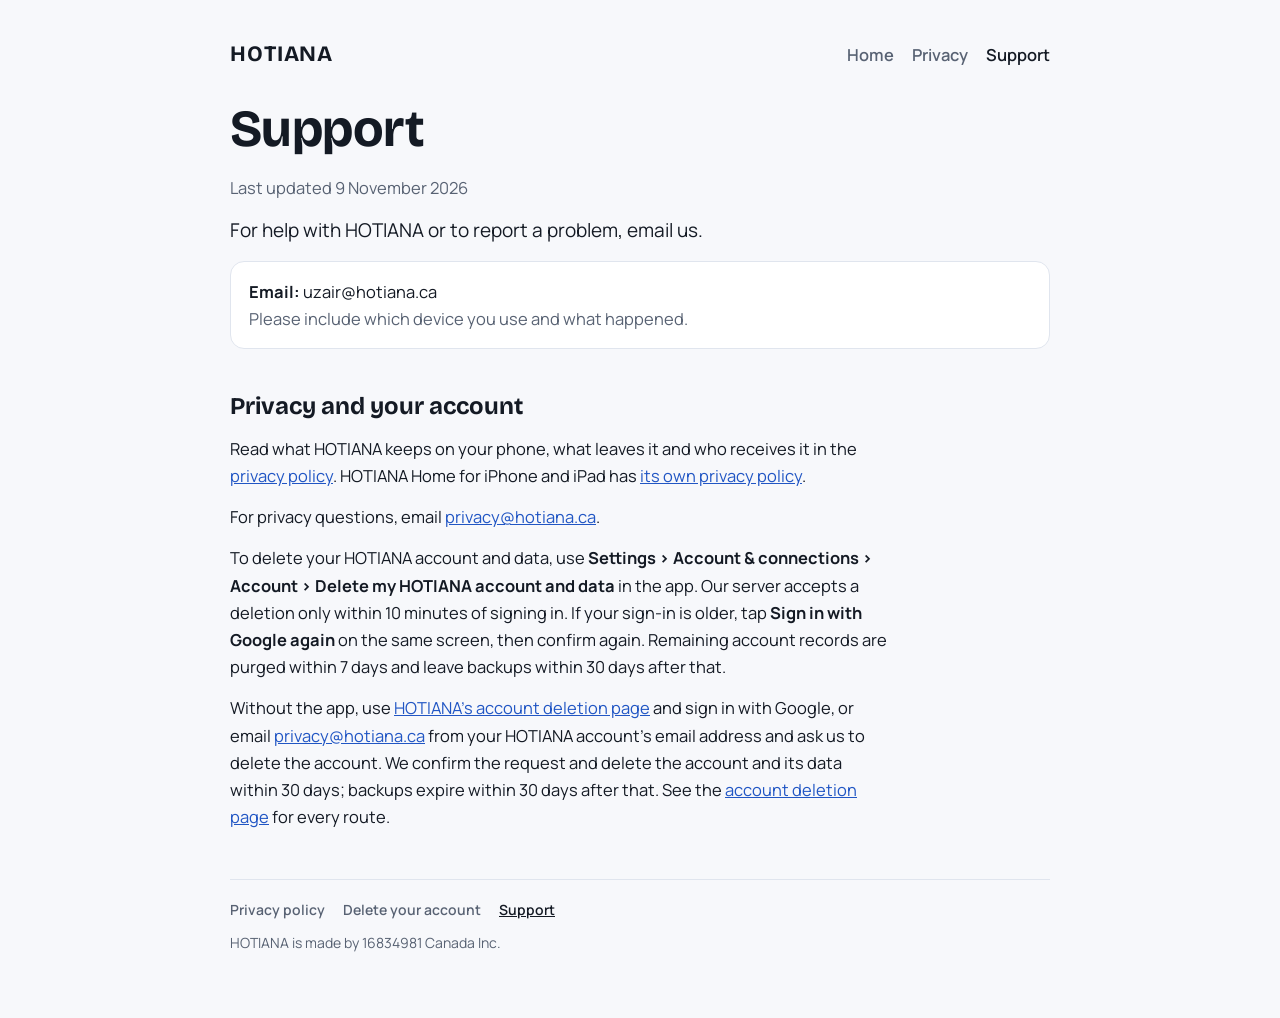
<file: support/index.html>
<!doctype html>
<html lang="en">
<head>
<meta charset="utf-8">
<meta name="viewport" content="width=device-width, initial-scale=1">
<title>HOTIANA Support</title>
<meta name="description" content="How to get help with HOTIANA.">
<link rel="preconnect" href="https://fonts.googleapis.com"><link rel="preconnect" href="https://fonts.gstatic.com" crossorigin>
<link rel="stylesheet" href="https://fonts.googleapis.com/css2?family=Bricolage+Grotesque:opsz,wght@12..96,700&family=Manrope:wght@400;600;700&display=swap">
<link rel="stylesheet" href="/style.css">
</head>
<body>
<div class="wrap">
  <nav><a class="brand" href="/">HOTIANA</a><div class="links"><a href="/">Home</a><a href="/privacy/">Privacy</a><a href="/support/" aria-current="page">Support</a></div></nav>
  <main>
    <section>
      <h1>Support</h1>
      <p class="muted">Last updated 9 November 2026</p>
      <p class="lede">For help with HOTIANA or to report a problem, email us.</p>
      <div class="notice"><p><strong>Email:</strong> uzair@hotiana.ca</p><p class="muted">Please include which device you use and what happened.</p></div>
    </section>
    <section>
      <h2>Privacy and your account</h2>
      <p>Read what HOTIANA keeps on your phone, what leaves it and who receives it in the <a href="/privacy/">privacy policy</a>. HOTIANA Home for iPhone and iPad has <a href="/iphone/privacy/">its own privacy policy</a>.</p>
      <p>For privacy questions, email <a href="mailto:privacy@hotiana.ca">privacy@hotiana.ca</a>.</p>
      <p>To delete your HOTIANA account and data, use <strong>Settings &rsaquo; Account &amp; connections &rsaquo; Account &rsaquo; Delete my HOTIANA account and data</strong> in the app. Our server accepts a deletion only within 10 minutes of signing in. If your sign-in is older, tap <strong>Sign in with Google again</strong> on the same screen, then confirm again. Remaining account records are purged within 7 days and leave backups within 30 days after that.</p>
      <p>Without the app, use <a href="https://hotiana-identity-166068262140.northamerica-northeast2.run.app/account/delete">HOTIANA's account deletion page</a> and sign in with Google, or email <a href="mailto:privacy@hotiana.ca">privacy@hotiana.ca</a> from your HOTIANA account's email address and ask us to delete the account. We confirm the request and delete the account and its data within 30 days; backups expire within 30 days after that. See the <a href="/delete-account/">account deletion page</a> for every route.</p>
    </section>
  </main>
  <footer>
    <div class="footer-links"><a href="/privacy/">Privacy policy</a><a href="/delete-account/">Delete your account</a><a href="/support/" aria-current="page">Support</a></div>
    <span>HOTIANA is made by 16834981 Canada Inc.</span>
  </footer>
</div>
</body>
</html>
</file>
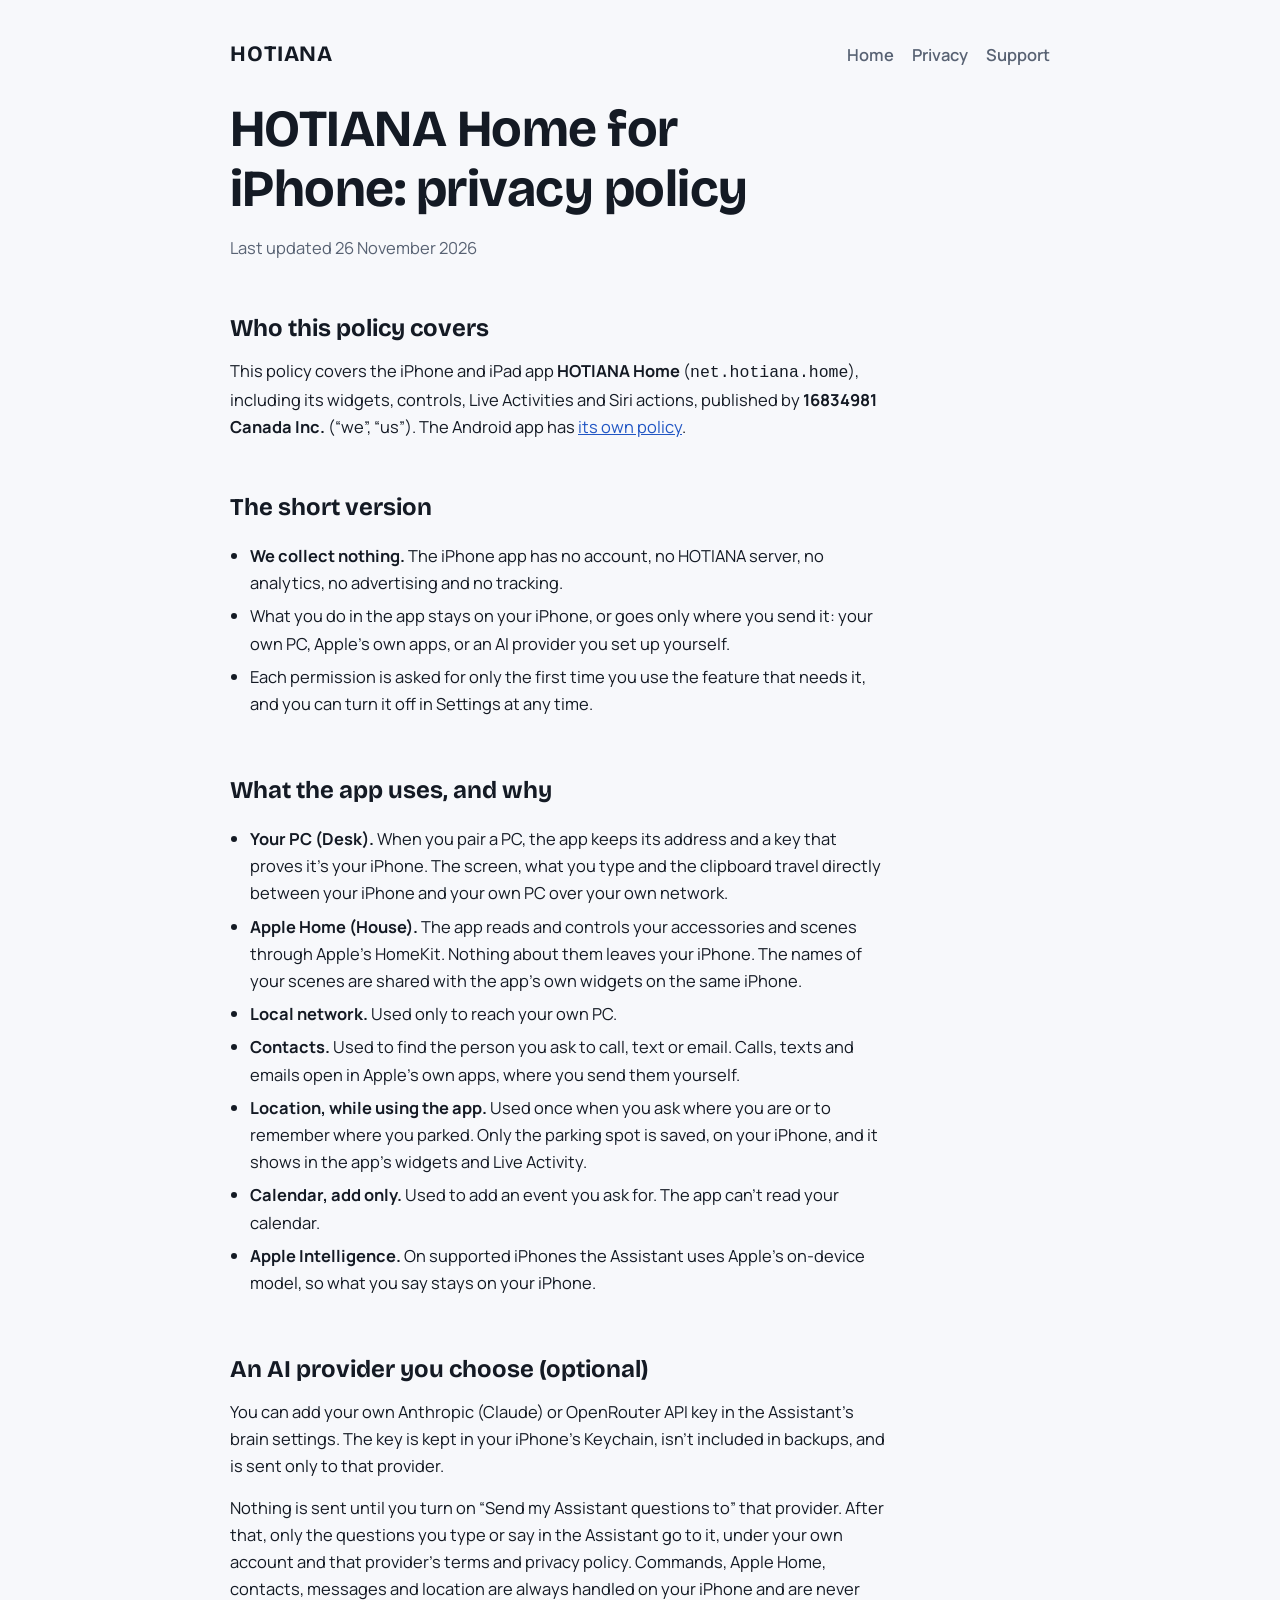
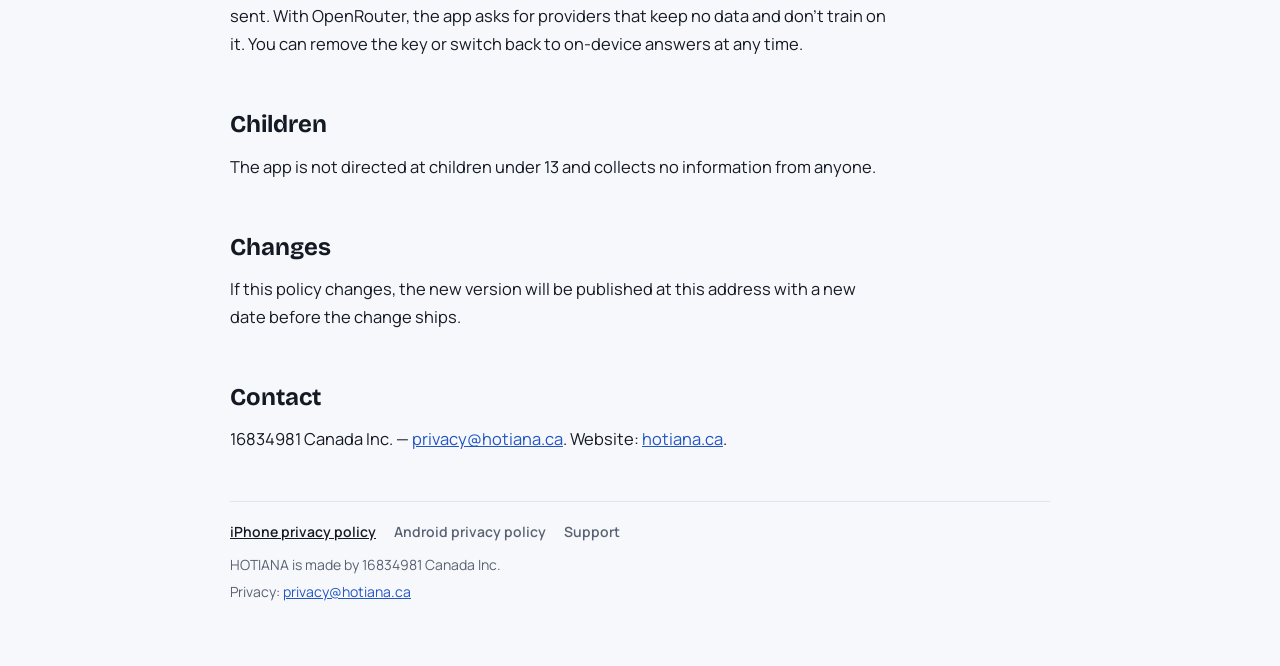
<file: iphone/privacy/index.html>
<!doctype html>
<html lang="en">
<head>
<meta charset="utf-8">
<meta name="viewport" content="width=device-width, initial-scale=1">
<title>HOTIANA Home for iPhone Privacy</title>
<meta name="description" content="HOTIANA Home for iPhone and iPad collects nothing. What it uses on your iPhone, and where anything goes when you send it.">
<link rel="preconnect" href="https://fonts.googleapis.com"><link rel="preconnect" href="https://fonts.gstatic.com" crossorigin>
<link rel="stylesheet" href="https://fonts.googleapis.com/css2?family=Bricolage+Grotesque:opsz,wght@12..96,700&family=Manrope:wght@400;600;700&display=swap">
<link rel="stylesheet" href="/style.css">
</head>
<body>
<div class="wrap">
  <nav><a class="brand" href="/">HOTIANA</a><div class="links"><a href="/">Home</a><a href="/privacy/">Privacy</a><a href="/support/">Support</a></div></nav>
  <main class="policy">
    <section>
      <h1>HOTIANA Home for iPhone: privacy policy</h1>
      <p class="muted">Last updated 26 November 2026</p>
    </section>

    <section>
      <h2>Who this policy covers</h2>
      <p>This policy covers the iPhone and iPad app <strong>HOTIANA Home</strong> (<code>net.hotiana.home</code>), including its widgets, controls, Live Activities and Siri actions, published by <strong>16834981 Canada Inc.</strong> (&ldquo;we&rdquo;, &ldquo;us&rdquo;). The Android app has <a href="/privacy/">its own policy</a>.</p>
    </section>

    <section>
      <h2>The short version</h2>
      <ul>
        <li><strong>We collect nothing.</strong> The iPhone app has no account, no HOTIANA server, no analytics, no advertising and no tracking.</li>
        <li>What you do in the app stays on your iPhone, or goes only where you send it: your own PC, Apple's own apps, or an AI provider you set up yourself.</li>
        <li>Each permission is asked for only the first time you use the feature that needs it, and you can turn it off in Settings at any time.</li>
      </ul>
    </section>

    <section>
      <h2>What the app uses, and why</h2>
      <ul>
        <li><strong>Your PC (Desk).</strong> When you pair a PC, the app keeps its address and a key that proves it's your iPhone. The screen, what you type and the clipboard travel directly between your iPhone and your own PC over your own network.</li>
        <li><strong>Apple Home (House).</strong> The app reads and controls your accessories and scenes through Apple's HomeKit. Nothing about them leaves your iPhone. The names of your scenes are shared with the app's own widgets on the same iPhone.</li>
        <li><strong>Local network.</strong> Used only to reach your own PC.</li>
        <li><strong>Contacts.</strong> Used to find the person you ask to call, text or email. Calls, texts and emails open in Apple's own apps, where you send them yourself.</li>
        <li><strong>Location, while using the app.</strong> Used once when you ask where you are or to remember where you parked. Only the parking spot is saved, on your iPhone, and it shows in the app's widgets and Live Activity.</li>
        <li><strong>Calendar, add only.</strong> Used to add an event you ask for. The app can't read your calendar.</li>
        <li><strong>Apple Intelligence.</strong> On supported iPhones the Assistant uses Apple's on-device model, so what you say stays on your iPhone.</li>
      </ul>
    </section>

    <section>
      <h2>An AI provider you choose (optional)</h2>
      <p>You can add your own Anthropic (Claude) or OpenRouter API key in the Assistant's brain settings. The key is kept in your iPhone's Keychain, isn't included in backups, and is sent only to that provider.</p>
      <p>Nothing is sent until you turn on &ldquo;Send my Assistant questions to&rdquo; that provider. After that, only the questions you type or say in the Assistant go to it, under your own account and that provider's terms and privacy policy. Commands, Apple Home, contacts, messages and location are always handled on your iPhone and are never sent. With OpenRouter, the app asks for providers that keep no data and don't train on it. You can remove the key or switch back to on-device answers at any time.</p>
    </section>

    <section>
      <h2>Children</h2>
      <p>The app is not directed at children under 13 and collects no information from anyone.</p>
    </section>

    <section>
      <h2>Changes</h2>
      <p>If this policy changes, the new version will be published at this address with a new date before the change ships.</p>
    </section>

    <section>
      <h2>Contact</h2>
      <p>16834981 Canada Inc. &mdash; <a href="mailto:privacy@hotiana.ca">privacy@hotiana.ca</a>. Website: <a href="/">hotiana.ca</a>.</p>
    </section>
  </main>
  <footer>
    <div class="footer-links"><a href="/iphone/privacy/" aria-current="page">iPhone privacy policy</a><a href="/privacy/">Android privacy policy</a><a href="/support/">Support</a></div>
    <span>HOTIANA is made by 16834981 Canada Inc.</span>
    <span>Privacy: <a href="mailto:privacy@hotiana.ca">privacy@hotiana.ca</a></span>
  </footer>
</div>
</body>
</html>
</file>
<file: style.css>
:root{
  --bg:#f7f8fb; --surface:#ffffff; --ink:#141a24; --muted:#586273; --line:#e0e5ee; --accent:#2156c4;
  --owner-bg:#fff3cd; --owner-ink:#5c3c00; --owner-line:#b07a00;
  --display:"Bricolage Grotesque","Segoe UI",system-ui,sans-serif; --body:"Manrope","Segoe UI",system-ui,sans-serif;
}
@media (prefers-color-scheme: dark){
  :root{ color-scheme:dark; --bg:#0f1319; --surface:#161b23; --ink:#e7ebf1; --muted:#9ba6b6; --line:#28303b; --accent:#86aef2;
    --owner-bg:#3a2d0a; --owner-ink:#ffd88a; --owner-line:#a07a2a; }
}
*{box-sizing:border-box}
html,body{margin:0}
body{background:var(--bg); color:var(--ink); font-family:var(--body); font-size:16.5px; line-height:1.65}
.wrap{max-width:860px; margin:0 auto; padding-inline:20px; padding-block:28px 64px}
nav{display:flex; justify-content:space-between; align-items:center; gap:16px; flex-wrap:wrap; padding-block:8px 28px}
nav .brand{font-family:var(--display); font-weight:700; font-size:22px; letter-spacing:.04em; color:var(--ink); text-decoration:none}
nav .links{display:flex; gap:18px; flex-wrap:wrap}
nav a{color:var(--muted); text-decoration:none; font-weight:600}
nav a:hover, nav a[aria-current="page"]{color:var(--ink)}
h1,h2,h3{font-family:var(--display); line-height:1.15; text-wrap:balance; margin:0}
h1{font-size:clamp(32px,6vw,52px); letter-spacing:-.01em}
h2{font-size:24px; margin-top:8px}
h3{font-size:18px}
main{display:flex; flex-direction:column; gap:36px}
section{display:flex; flex-direction:column; gap:14px}
p{margin:0; max-width:66ch}
.lede{font-size:19px; color:var(--ink)}
.muted{color:var(--muted)}
.grid{display:grid; grid-template-columns:repeat(3,minmax(0,1fr)); gap:14px}
@media (max-width:760px){ .grid{grid-template-columns:1fr} }
.card{background:var(--surface); border:1px solid var(--line); border-radius:14px; padding:18px; display:flex; flex-direction:column; gap:8px}
.status{font-size:13px; font-weight:700; letter-spacing:.06em; text-transform:uppercase; color:var(--accent)}
.policy h2{margin-top:18px} .policy ul{margin:0; padding-left:1.2em; max-width:66ch}
.policy li{margin-block:6px}
.notice{background:var(--surface); border:1px solid var(--line); border-radius:14px; padding:16px 18px}
footer{margin-top:48px; padding-top:18px; border-top:1px solid var(--line); color:var(--muted); font-size:14px; display:flex; flex-direction:column; gap:4px}
footer .footer-links{display:flex; gap:6px 18px; flex-wrap:wrap; margin-bottom:6px}
footer .footer-links a{color:var(--muted); font-weight:600; text-decoration:none}
footer .footer-links a:hover, footer .footer-links a[aria-current="page"]{color:var(--ink); text-decoration:underline}
.policy h3{margin-top:10px}
.policy ol{margin:0; padding-left:1.4em; max-width:66ch}
.table-wrap{overflow-x:auto; background:var(--surface); border:1px solid var(--line); border-radius:14px}
.policy table{width:100%; min-width:520px; border-collapse:collapse; font-size:15px; line-height:1.55}
.policy th, .policy td{text-align:left; vertical-align:top; padding:10px 14px; border-bottom:1px solid var(--line)}
.policy tr:last-child td{border-bottom:0}
.policy th{font-size:13px; font-weight:700; letter-spacing:.04em; text-transform:uppercase; color:var(--muted)}
@media (max-width:640px){
  .policy table{min-width:0}
  .policy thead{display:none}
  .policy table, .policy tbody, .policy tr, .policy td{display:block}
  .policy tr{padding:12px 16px; border-bottom:1px solid var(--line)}
  .policy tr:last-child{border-bottom:0}
  .policy td{padding:2px 0; border-bottom:0}
  .policy td[data-label]::before{content:attr(data-label); display:block; font-size:12px; font-weight:700; letter-spacing:.04em; text-transform:uppercase; color:var(--muted); margin-top:6px}
  .policy td:first-child[data-label]::before{margin-top:0}
}
.owner{background:var(--owner-bg); color:var(--owner-ink); border:1px dashed var(--owner-line); border-radius:4px; padding:0 4px; font-weight:600; font-size:.92em}
a{color:var(--accent)}
:focus-visible{outline:2px solid var(--accent); outline-offset:2px}
</file>
